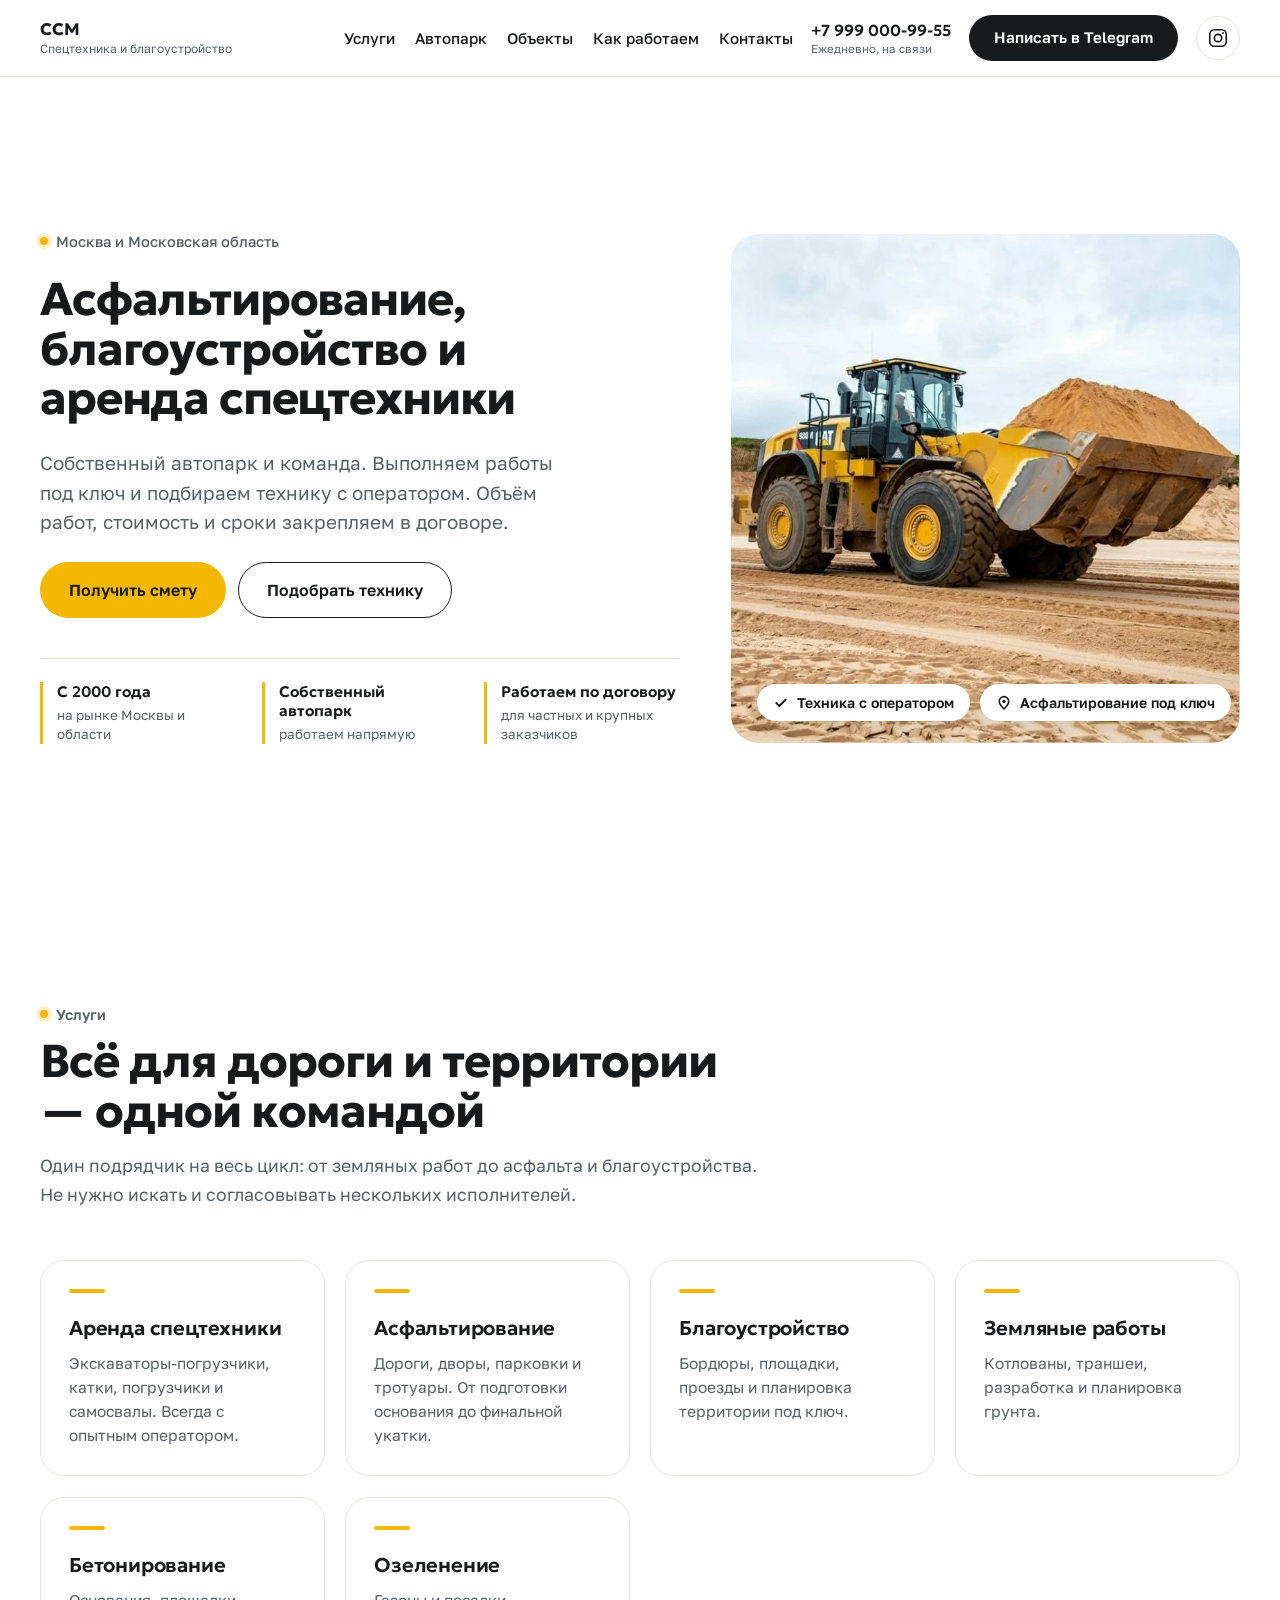
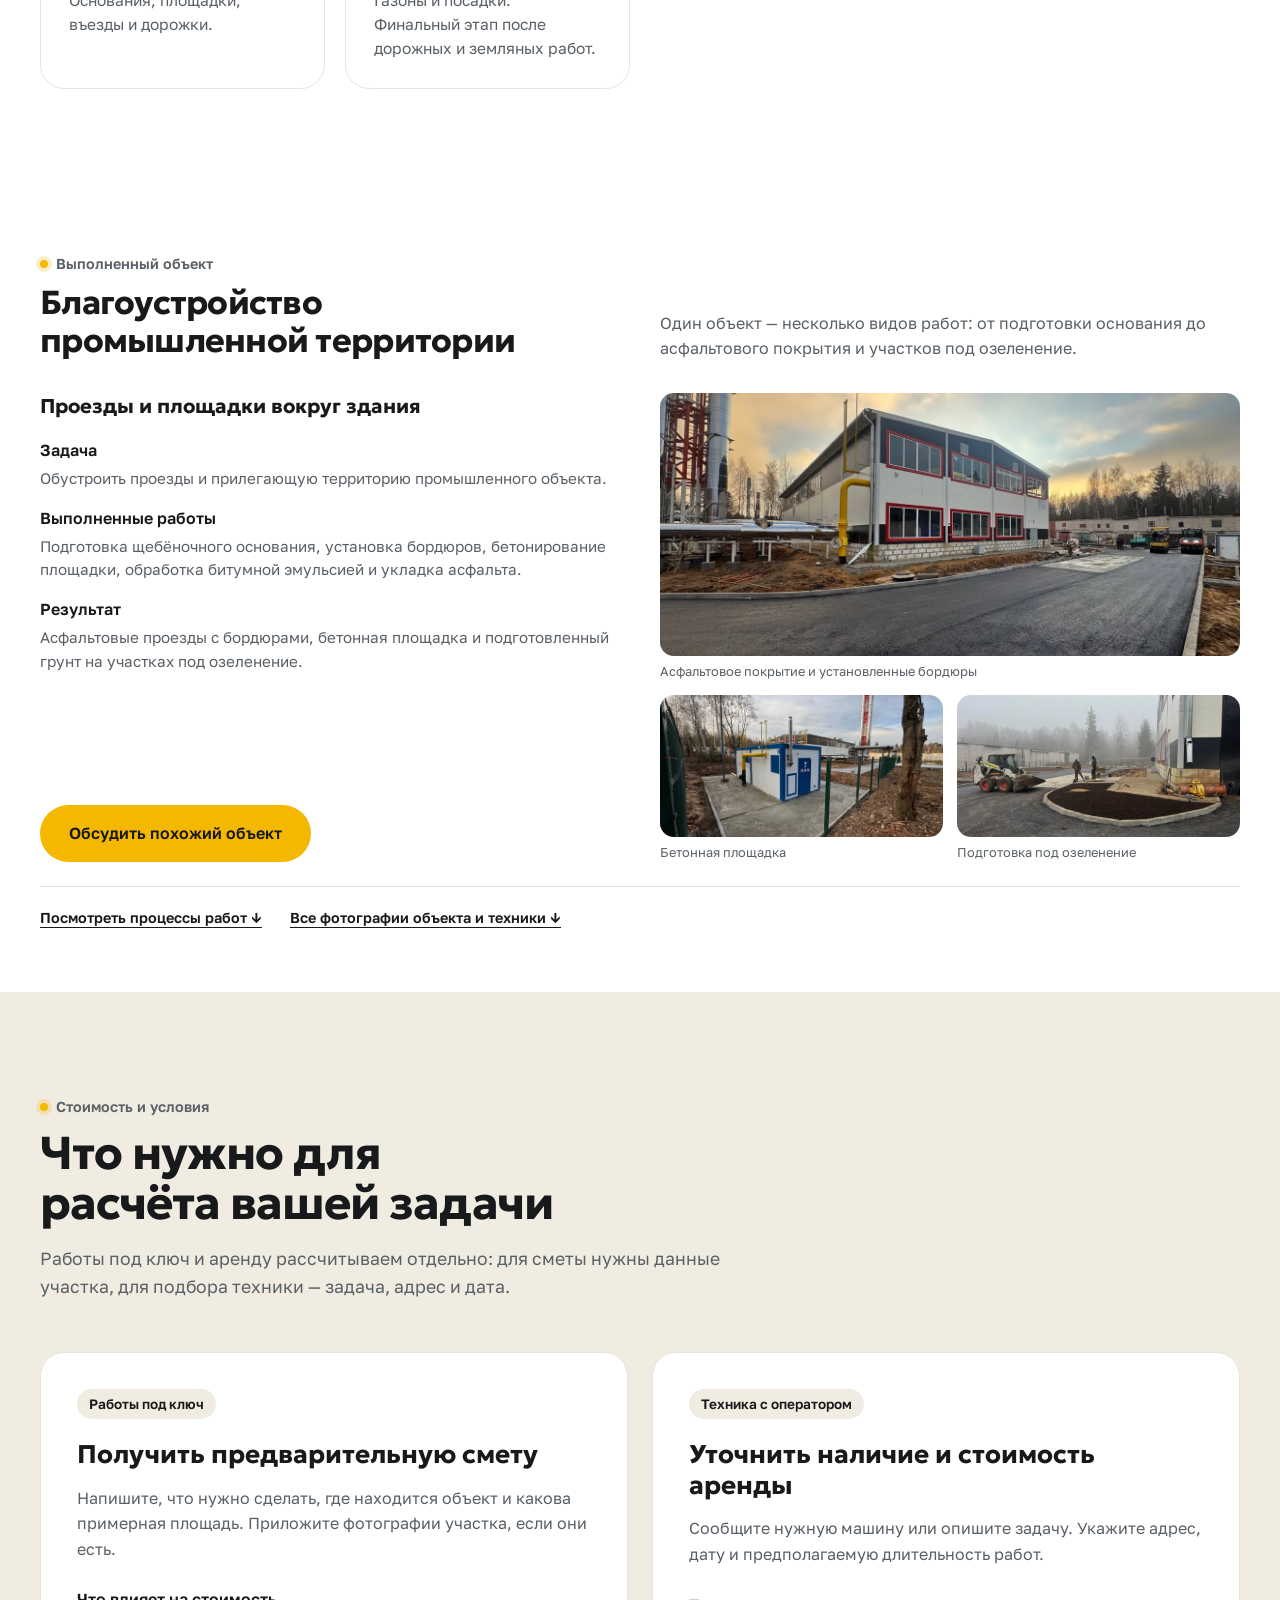
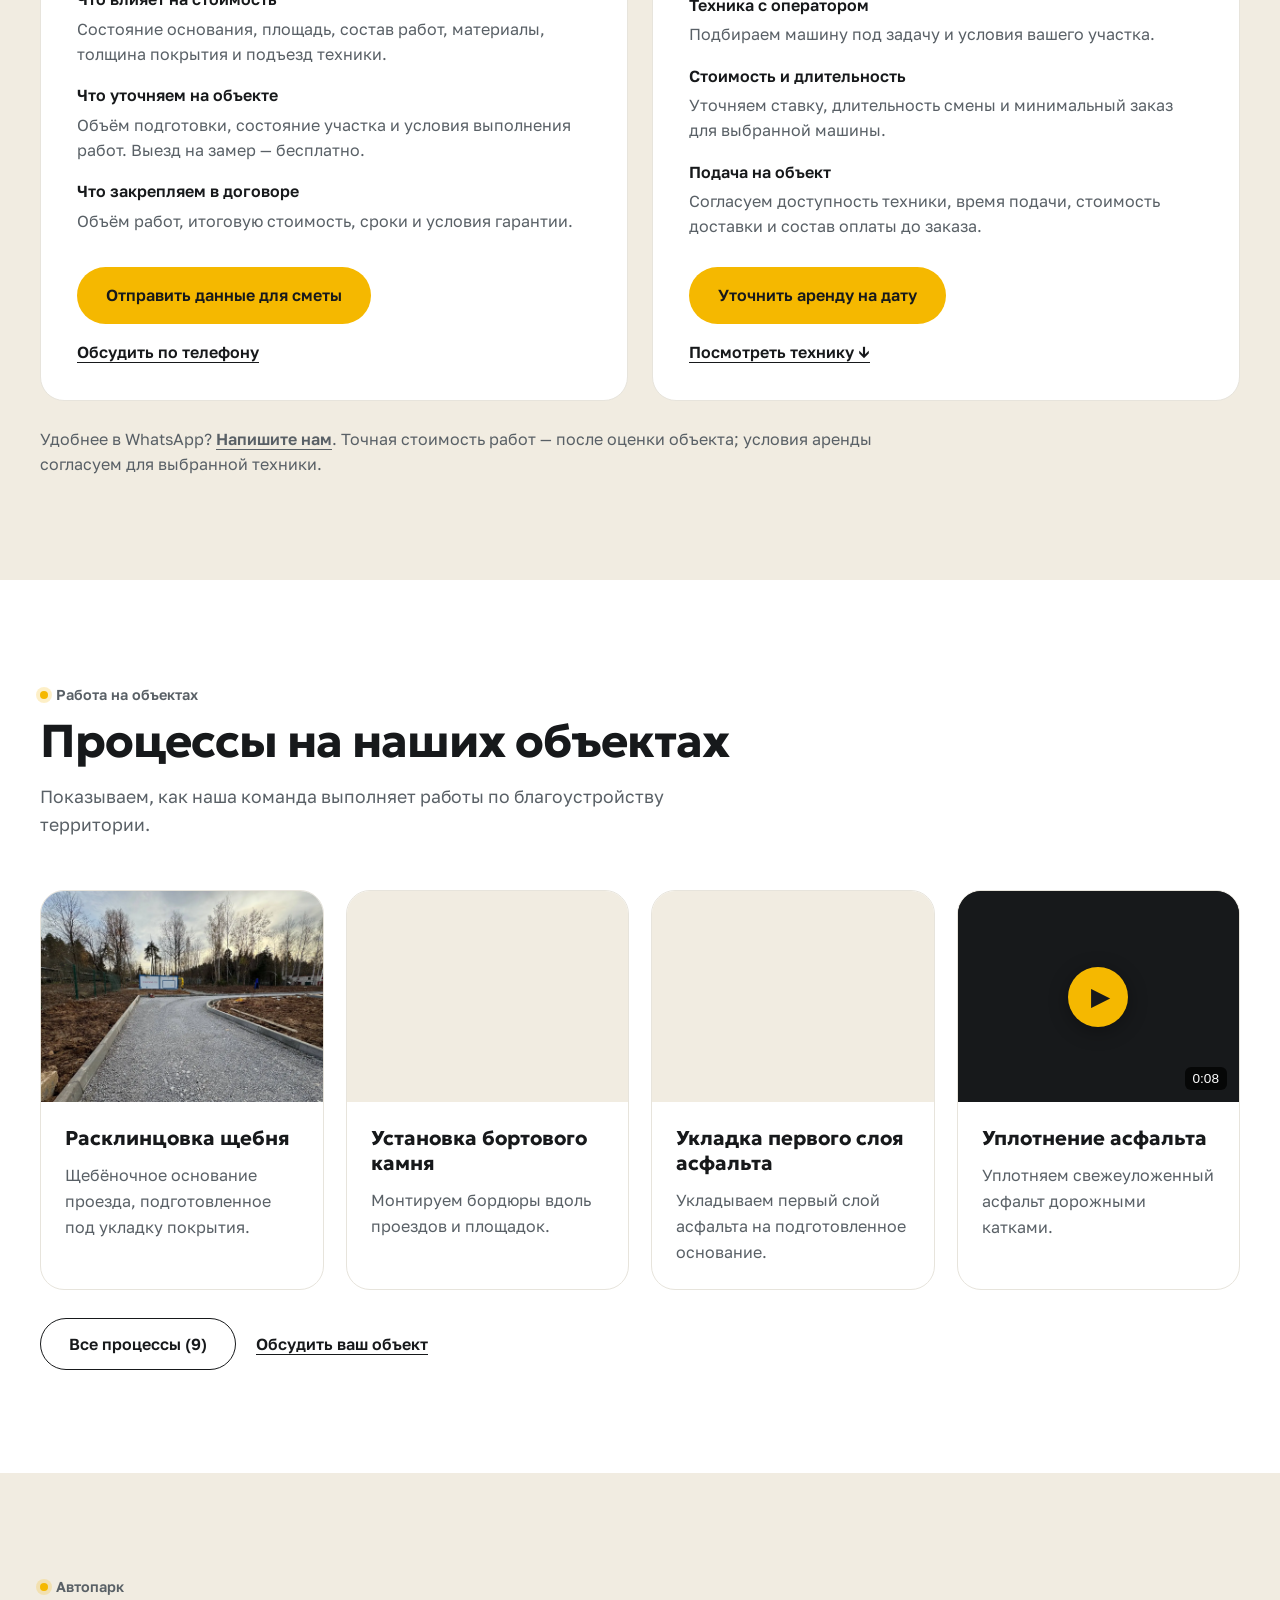
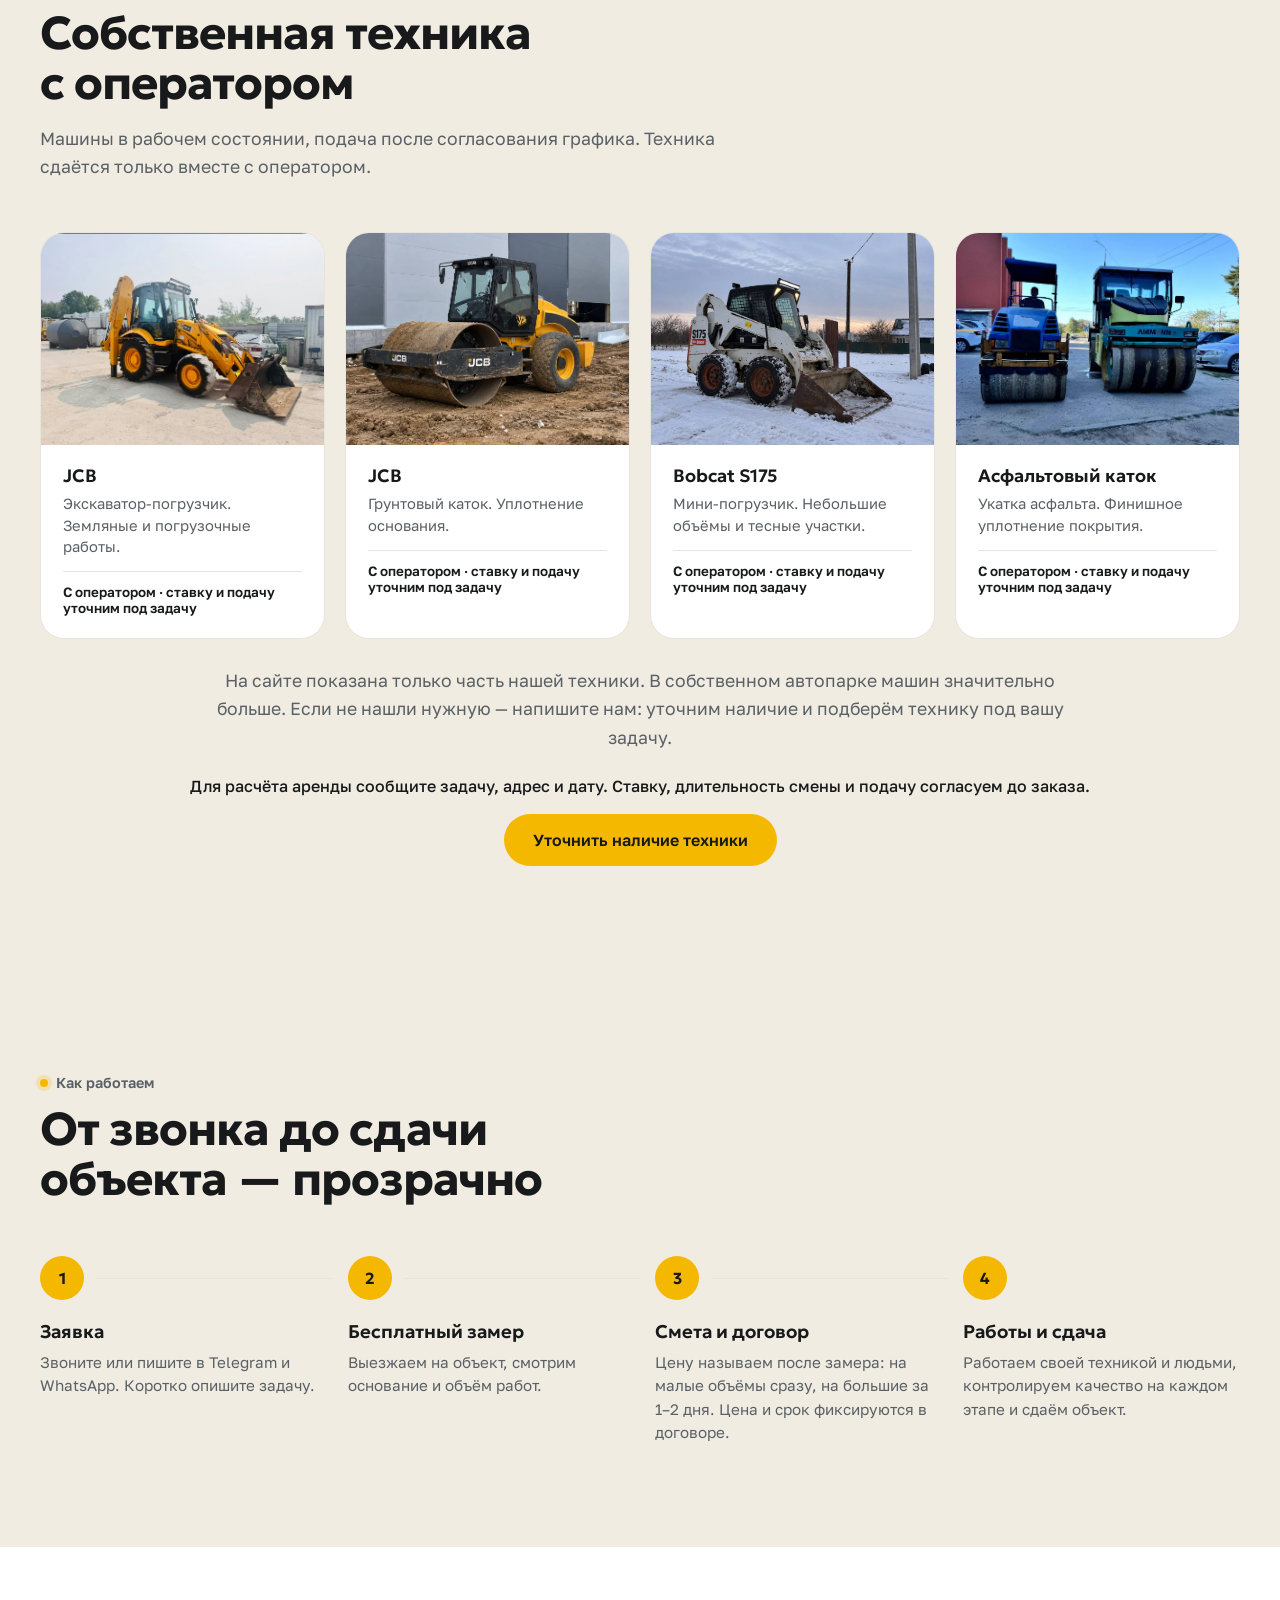
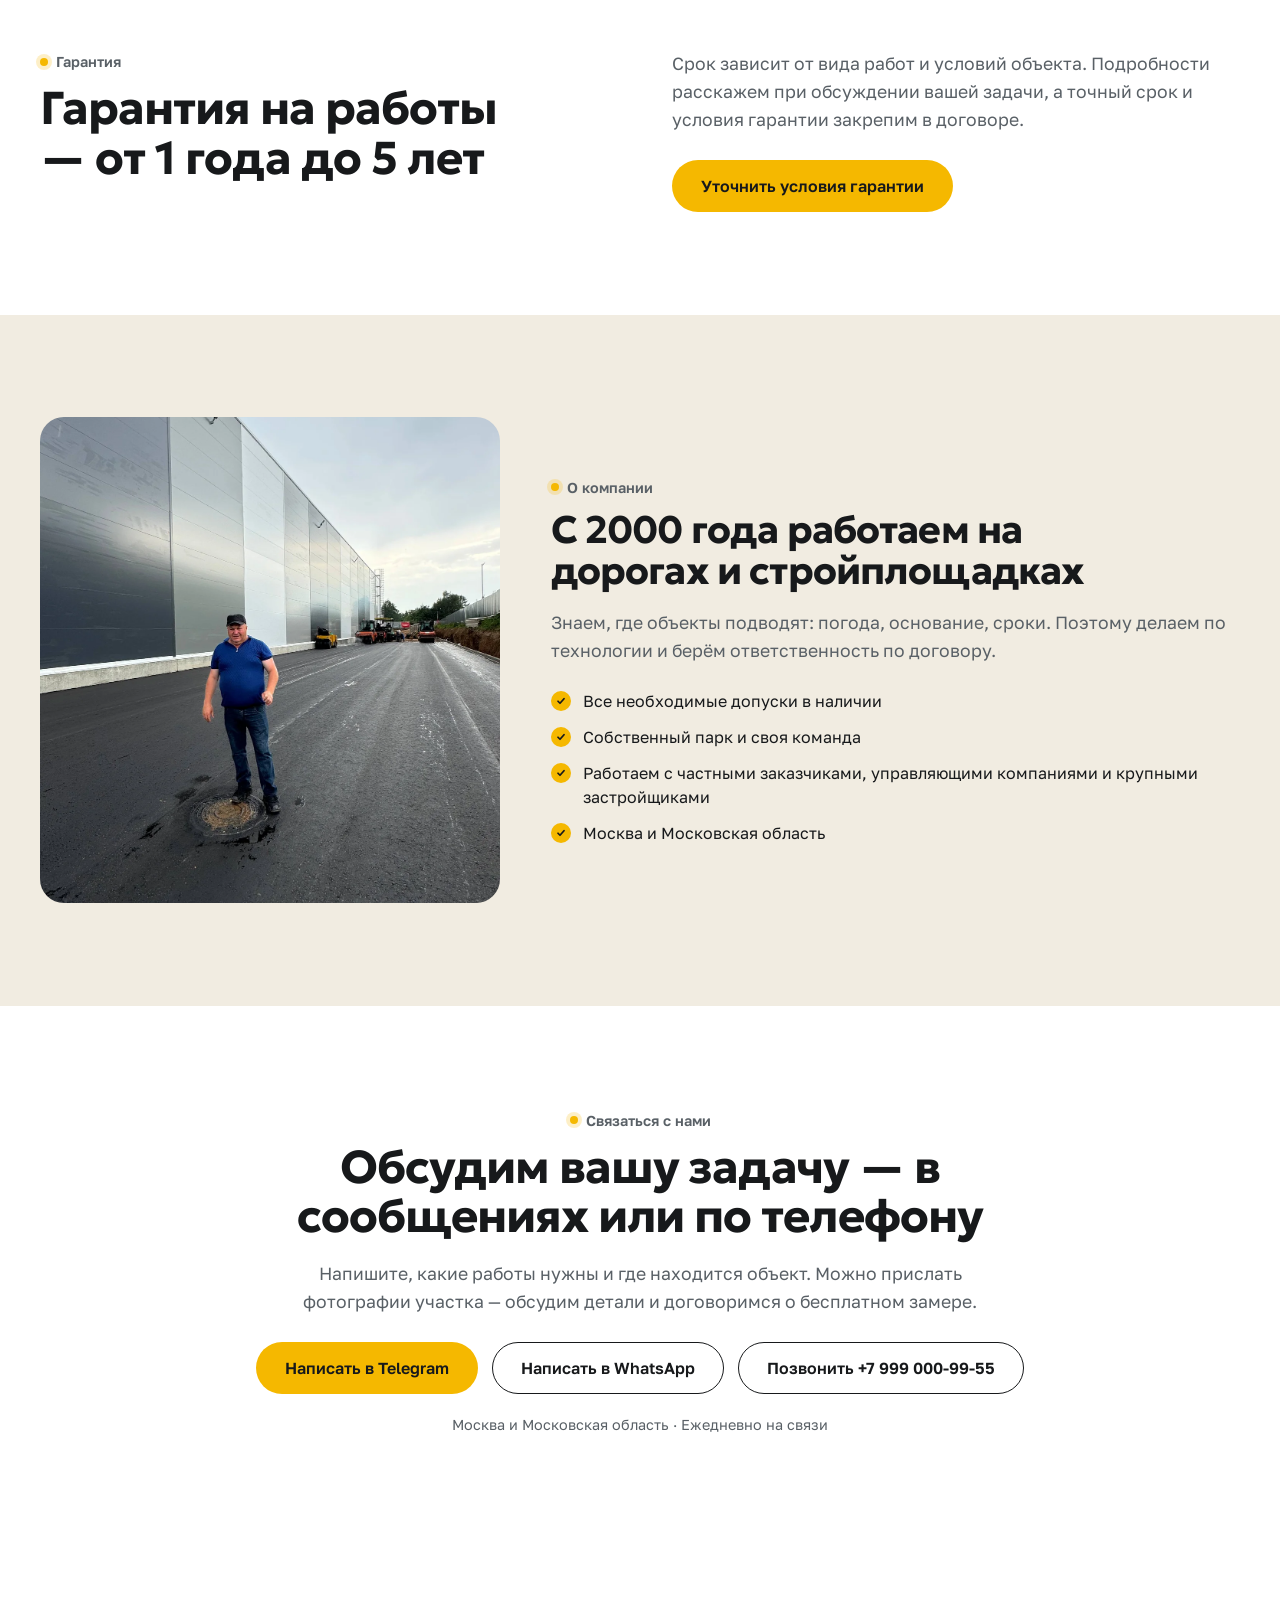
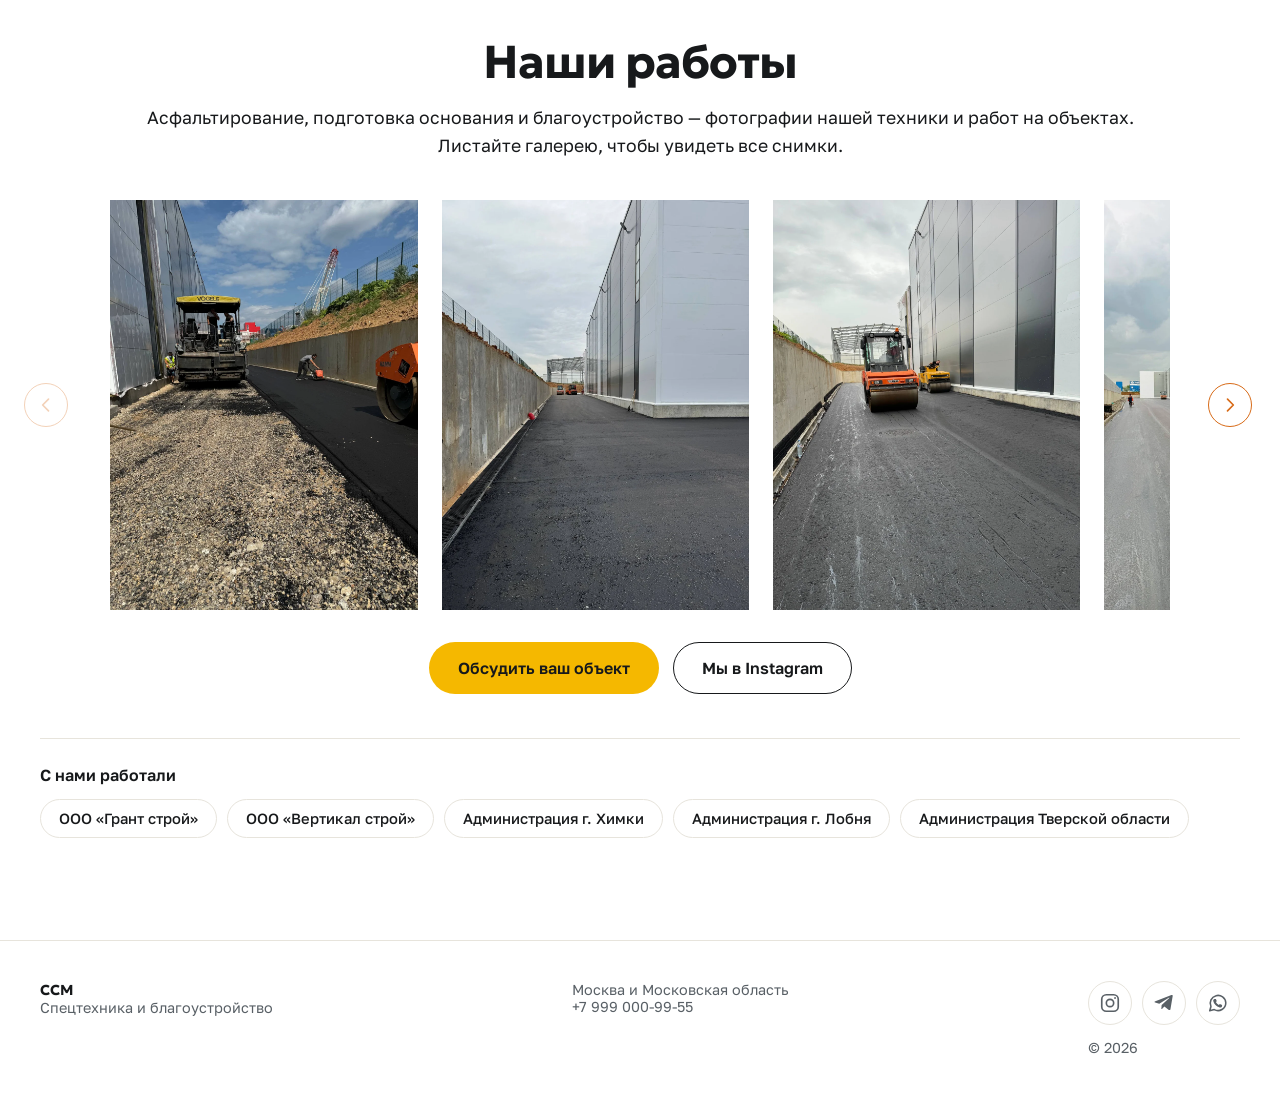
<file: index.html>
<!DOCTYPE html>
<html lang="ru">
<head>
<meta charset="utf-8">
<meta name="viewport" content="width=device-width, initial-scale=1">
<title>ССМ — аренда спецтехники и асфальтирование в Москве и области</title>
<meta name="description" content="Своя спецтехника с оператором, асфальтирование и благоустройство под ключ. Фиксированная цена и срок в договоре. Москва и Московская область.">
<link rel="preconnect" href="https://fonts.googleapis.com">
<link rel="preconnect" href="https://fonts.gstatic.com" crossorigin>
<link href="https://fonts.googleapis.com/css2?family=Geologica:wght@500;600;700&family=Golos+Text:wght@400;500;600&display=swap&subset=cyrillic" rel="stylesheet">
<link rel="stylesheet" href="styles.css?v=20261109-processes-contact">
<style id="about-layout">
/* About section: balanced portrait and text columns. */
.about .split{grid-template-columns:minmax(0,2fr) minmax(0,3fr);gap:clamp(32px,4vw,64px);align-items:center}
.about .about__photo{display:block;width:100%;max-width:none;height:clamp(360px,38vw,520px);max-height:none;object-fit:cover;object-position:center 65%;justify-self:stretch;border-radius:24px}
.about h2{font-size:clamp(1.8rem,3vw,2.5rem)}
@media(max-width:900px){
  .about .split{grid-template-columns:1fr;gap:28px}
  .about .about__photo{order:2;width:min(100%,360px);height:auto;max-height:none;justify-self:center}
  .about .split>div{order:1}
}
.contact-direct{max-width:960px;margin-inline:auto;text-align:center}
.contact-direct .msgs{justify-content:center;gap:14px}
.contact-direct .lead{max-width:680px;margin:18px auto 0}
.contact-direct .note{display:block;margin:22px 0 0;color:var(--muted);font-size:.9rem;font-weight:400}
@media(max-width:600px){.contact-direct .msgs{display:grid}.contact-direct .btn{width:100%;min-height:52px}}
.fleet-contact{max-width:900px;margin:28px auto 0;text-align:center}
.fleet-contact .lead{margin-top:0}
.fleet-contact .note{display:block;line-height:1.5}
.social-icon{display:inline-flex;align-items:center;justify-content:center;width:44px;height:44px;flex-shrink:0;border:1px solid var(--line);border-radius:50%;transition:background .2s,border-color .2s}
.social-icon:hover{background:var(--sand);border-color:var(--ink)}
.social-icon svg,.social-link svg,.gallery-actions svg,.menu__foot svg{flex-shrink:0}
.header__in{gap:18px}
.header .nav{gap:20px}
.gallery-actions{display:flex;align-items:center;flex-wrap:wrap;gap:14px}
.footer__social{display:flex;flex-direction:column;gap:14px}
.social-link{display:inline-flex;align-items:center;gap:8px;min-height:44px}
@media(max-width:1200px){
  .header__tel,.header .logo__text span{display:none}
  .header .nav{gap:14px}
  .header .btn--ink{padding:14px 16px}
}
@media(max-width:980px){
  .header .burger{margin-left:0;flex-shrink:0}
  .header__instagram{margin-left:auto}
}
@media(max-width:860px){.header__in{gap:12px}}
@media(max-width:600px){.gallery-actions{display:grid}.gallery-actions .btn{width:100%;line-height:1.3;text-align:center}}
/* Horizontal photo gallery, matching the reference composition. */
.work-gallery{background:#fff}
.work-gallery__heading{text-align:center;max-width:1120px;margin:0 auto 40px}
.work-gallery__heading .lead{color:var(--ink);line-height:1.6}
.work-gallery__shell{--gallery-height:clamp(300px,32vw,500px);display:grid;grid-template-columns:48px minmax(0,1fr) 48px;align-items:center;gap:clamp(16px,3vw,56px);max-width:1640px;margin-inline:auto;padding:0 24px}
.work-gallery__track{display:flex;gap:24px;min-width:0;overflow-x:auto;scroll-snap-type:x mandatory;scrollbar-width:none;overscroll-behavior-x:contain;scroll-padding-inline:0}
.work-gallery__track::-webkit-scrollbar{display:none}
.work-gallery__slide{display:block;flex:0 0 auto;width:calc(var(--gallery-height) * var(--photo-ratio));height:var(--gallery-height);scroll-snap-align:start;background:var(--sand)}
.work-gallery__slide img{display:block;width:100%;height:100%;object-fit:cover}
.work-gallery__slide:focus-visible{outline-offset:-4px;border-radius:0}
.work-gallery__arrow{display:grid;place-items:center;width:44px;height:44px;padding:0;border:1.5px solid #d86b18;border-radius:50%;background:#fff;color:#d86b18;cursor:pointer;transition:background .2s,opacity .2s}
.work-gallery__arrow:hover{background:#fff4e9}
.work-gallery__arrow:disabled{opacity:.3;cursor:default}
.work-gallery__arrow--prev svg{transform:rotate(180deg)}
.work-gallery__footer{margin-top:32px}
.work-gallery .gallery-actions{justify-content:center}
@media(max-width:600px){
  .work-gallery__heading{margin-bottom:24px}
  .work-gallery__heading .lead{font-size:1rem}
  .work-gallery__shell{--gallery-height:clamp(240px,75vw,360px);grid-template-columns:44px minmax(0,1fr) 44px;gap:12px;padding:0 20px}
  .work-gallery__track{grid-column:1/-1;grid-row:1;gap:14px}
  .work-gallery__slide{max-width:82vw}
  .work-gallery__arrow{grid-row:2}
  .work-gallery__arrow--prev{grid-column:1}
  .work-gallery__arrow--next{grid-column:3}
}
.footer__social-links{display:flex;align-items:center;flex-wrap:wrap;gap:10px}
</style>
</head>
<body>

<header class="header" id="header">
  <div class="header__in">
    <a href="#" class="logo" aria-label="ССМ — на главную">
      <span class="logo__text"><b>ССМ</b><span>Спецтехника и благоустройство</span></span>
    </a>

    <nav class="nav" aria-label="Основное меню">
      <a href="#services">Услуги</a>
      <a href="#fleet">Автопарк</a>
      <a href="#completed-work">Объекты</a>
      <a href="#process">Как работаем</a>
      <a href="#contact">Контакты</a>
    </nav>

    <a class="header__tel" href="tel:+79990009955">+7 999 000-99-55<small>Ежедневно, на связи</small></a>
    <a class="btn btn--ink" href="https://t.me/AVEYANVAN" target="_blank" rel="noopener">Написать в Telegram</a>

    <a class="social-icon header__instagram" href="https://www.instagram.com/stroy_servis_master/" target="_blank" rel="noopener noreferrer" aria-label="ССМ в Instagram" title="ССМ в Instagram"><svg width="22" height="22" viewBox="0 0 24 24" fill="none" aria-hidden="true"><rect x="3" y="3" width="18" height="18" rx="5" stroke="currentColor" stroke-width="1.8"/><circle cx="12" cy="12" r="4" stroke="currentColor" stroke-width="1.8"/><circle cx="17.5" cy="6.5" r="1" fill="currentColor"/></svg></a>

    <button class="burger" id="burger" type="button" aria-label="Открыть меню" aria-expanded="false" aria-controls="menu">
      <span></span><span></span><span></span>
    </button>
  </div>
</header>

<div class="menu" id="menu" aria-hidden="true">
  <a class="menu__link" href="#services">Услуги</a>
  <a class="menu__link" href="#fleet">Автопарк</a>
  <a class="menu__link" href="#completed-work">Объекты</a>
  <a class="menu__link" href="#process">Как работаем</a>
  <a class="menu__link" href="#contact">Контакты</a>
  <div class="menu__foot">
    <a class="btn btn--yellow" href="tel:+79990009955">Позвонить +7 999 000-99-55</a>
    <a class="btn btn--line" href="https://t.me/AVEYANVAN" target="_blank" rel="noopener">Написать в Telegram</a>
    <a class="btn btn--line" href="https://www.instagram.com/stroy_servis_master/" target="_blank" rel="noopener noreferrer"><svg width="22" height="22" viewBox="0 0 24 24" fill="none" aria-hidden="true"><rect x="3" y="3" width="18" height="18" rx="5" stroke="currentColor" stroke-width="1.8"/><circle cx="12" cy="12" r="4" stroke="currentColor" stroke-width="1.8"/><circle cx="17.5" cy="6.5" r="1" fill="currentColor"/></svg>ССМ в Instagram</a>
  </div>
</div>

<main>
  <section class="hero" id="top">
    <div class="hero__copy">
      <span class="hero__loc"><i></i>Москва и Московская область</span>
      <h1>Асфальтирование, благоустройство и аренда спецтехники</h1>
      <p class="hero__sub">Собственный автопарк и команда. Выполняем работы под ключ и подбираем технику с оператором. Объём работ, стоимость и сроки закрепляем в договоре.</p>
      <div class="hero__cta">
        <a class="btn btn--yellow" href="#estimate">Получить смету</a>
        <a class="btn btn--line" href="#fleet">Подобрать технику</a>
      </div>
      <div class="facts">
        <div><b>С 2000 года</b><span>на рынке Москвы и области</span></div>
        <div><b>Собственный автопарк</b><span>работаем напрямую</span></div>
        <div><b>Работаем по договору</b><span>для частных и крупных заказчиков</span></div>
      </div>
    </div>

    <div class="hero__photo">
      <img src="loader.webp" alt="Фронтальный погрузчик с полным ковшом песка на карьере" width="736" height="738">
      <div class="tags">
        <span class="tag"><svg width="16" height="16" viewBox="0 0 24 24" fill="none" aria-hidden="true"><path d="m5 12 4.5 4.5L19 7" stroke="#17191B" stroke-width="3" stroke-linecap="round" stroke-linejoin="round"/></svg>Техника с оператором</span>
        <span class="tag"><svg width="16" height="16" viewBox="0 0 24 24" fill="none" aria-hidden="true"><path d="M12 21s7-6.2 7-11.5A7 7 0 0 0 5 9.5C5 14.8 12 21 12 21Z" stroke="#17191B" stroke-width="2.4" stroke-linejoin="round"/><circle cx="12" cy="9.5" r="2.5" fill="#17191B"/></svg>Асфальтирование под ключ</span>
      </div>
    </div>
  </section>

<section class="sec" id="services"><div class="wrap">
  <div class="sec__head"><span class="eyebrow">Услуги</span><h2>Всё для дороги и территории — одной командой</h2>
  <p class="lead">Один подрядчик на весь цикл: от земляных работ до асфальта и благоустройства. Не нужно искать и согласовывать нескольких исполнителей.</p></div>
  <div class="grid g3"><article class="card"><h3>Аренда спецтехники</h3><p>Экскаваторы-погрузчики, катки, погрузчики и самосвалы. Всегда с опытным оператором.</p></article><article class="card"><h3>Асфальтирование</h3><p>Дороги, дворы, парковки и тротуары. От подготовки основания до финальной укатки.</p></article><article class="card"><h3>Благоустройство</h3><p>Бордюры, площадки, проезды и планировка территории под ключ.</p></article><article class="card"><h3>Земляные работы</h3><p>Котлованы, траншеи, разработка и планировка грунта.</p></article><article class="card"><h3>Бетонирование</h3><p>Основания, площадки, въезды и дорожки.</p></article><article class="card"><h3>Озеленение</h3><p>Газоны и посадки. Финальный этап после дорожных и земляных работ.</p></article></div>
</div></section>

<section class="sec completed-work" id="completed-work" aria-labelledby="completed-work-title"><div class="wrap">
  <div class="sec__head">
    <span class="eyebrow">Выполненный объект</span>
    <h2 id="completed-work-title">Благоустройство промышленной территории</h2>
    <p class="lead">Один объект — несколько видов работ: от подготовки основания до асфальтового покрытия и участков под озеленение.</p>
  </div>
  <article class="object-case">
    <div class="object-case__story">
      <h3>Проезды и площадки вокруг здания</h3>
      <dl class="object-case__facts">
        <div><dt>Задача</dt><dd>Обустроить проезды и прилегающую территорию промышленного объекта.</dd></div>
        <div><dt>Выполненные работы</dt><dd>Подготовка щебёночного основания, установка бордюров, бетонирование площадки, обработка битумной эмульсией и укладка асфальта.</dd></div>
        <div><dt>Результат</dt><dd>Асфальтовые проезды с бордюрами, бетонная площадка и подготовленный грунт на участках под озеленение.</dd></div>
      </dl>
      <a class="btn btn--yellow" href="#estimate">Обсудить похожий объект</a>
    </div>
    <div class="object-case__photos">
      <figure class="object-case__main">
        <a class="object-case__photo" href="asphalt-second-layer.webp" target="_blank" rel="noopener" aria-label="Открыть фото готового асфальтового проезда"><img src="asphalt-second-layer.webp" alt="Готовое асфальтовое покрытие проезда вдоль промышленного здания" width="1200" height="900" loading="lazy" decoding="async"></a>
        <figcaption>Асфальтовое покрытие и установленные бордюры</figcaption>
      </figure>
      <figure>
        <a class="object-case__photo" href="concrete-pad.webp" target="_blank" rel="noopener" aria-label="Открыть фото бетонной площадки"><img src="concrete-pad.webp" alt="Бетонная площадка под модульное здание на территории объекта" width="1200" height="900" loading="lazy" decoding="async"></a>
        <figcaption>Бетонная площадка</figcaption>
      </figure>
      <figure>
        <a class="object-case__photo" href="landscaping-soil-preparation.webp" target="_blank" rel="noopener" aria-label="Открыть фото подготовки под озеленение"><img src="landscaping-soil-preparation.webp" alt="Подготовка грунта под озеленение на участке возле здания" width="1600" height="1200" loading="lazy" decoding="async"></a>
        <figcaption>Подготовка под озеленение</figcaption>
      </figure>
    </div>
  </article>
  <div class="object-case__links"><a class="text-link" href="#work-processes">Посмотреть процессы работ ↓</a><a class="text-link" href="#projects">Все фотографии объекта и техники ↓</a></div>
</div></section>

<section class="sec sec--sand estimate" id="estimate" aria-labelledby="estimate-title"><div class="wrap">
  <div class="sec__head">
    <span class="eyebrow">Стоимость и условия</span>
    <h2 id="estimate-title">Что нужно для расчёта вашей задачи</h2>
    <p class="lead">Работы под ключ и аренду рассчитываем отдельно: для сметы нужны данные участка, для подбора техники — задача, адрес и дата.</p>
  </div>
  <div class="estimate__grid">
    <article class="estimate-card">
      <span class="estimate-card__label">Работы под ключ</span>
      <h3>Получить предварительную смету</h3>
      <p>Напишите, что нужно сделать, где находится объект и какова примерная площадь. Приложите фотографии участка, если они есть.</p>
      <dl class="estimate-card__details">
        <div><dt>Что влияет на стоимость</dt><dd>Состояние основания, площадь, состав работ, материалы, толщина покрытия и подъезд техники.</dd></div>
        <div><dt>Что уточняем на объекте</dt><dd>Объём подготовки, состояние участка и условия выполнения работ. Выезд на замер — бесплатно.</dd></div>
        <div><dt>Что закрепляем в договоре</dt><dd>Объём работ, итоговую стоимость, сроки и условия гарантии.</dd></div>
      </dl>
      <div class="estimate-card__actions"><a class="btn btn--yellow" href="https://t.me/AVEYANVAN" target="_blank" rel="noopener">Отправить данные для сметы</a><a class="text-link" href="tel:+79990009955">Обсудить по телефону</a></div>
    </article>
    <article class="estimate-card">
      <span class="estimate-card__label">Техника с оператором</span>
      <h3>Уточнить наличие и стоимость аренды</h3>
      <p>Сообщите нужную машину или опишите задачу. Укажите адрес, дату и предполагаемую длительность работ.</p>
      <dl class="estimate-card__details">
        <div><dt>Техника с оператором</dt><dd>Подбираем машину под задачу и условия вашего участка.</dd></div>
        <div><dt>Стоимость и длительность</dt><dd>Уточняем ставку, длительность смены и минимальный заказ для выбранной машины.</dd></div>
        <div><dt>Подача на объект</dt><dd>Согласуем доступность техники, время подачи, стоимость доставки и состав оплаты до заказа.</dd></div>
      </dl>
      <div class="estimate-card__actions"><a class="btn btn--yellow" href="https://t.me/AVEYANVAN" target="_blank" rel="noopener">Уточнить аренду на дату</a><a class="text-link" href="#fleet">Посмотреть технику ↓</a></div>
    </article>
  </div>
  <p class="estimate__note">Удобнее в WhatsApp? <a class="text-link" href="https://wa.me/79990009955" target="_blank" rel="noopener">Напишите нам</a>. Точная стоимость работ — после оценки объекта; условия аренды согласуем для выбранной техники.</p>
</div></section>

<section class="sec work-processes" id="work-processes" aria-labelledby="work-processes-title"><div class="wrap">
  <div class="sec__head">
    <span class="eyebrow">Работа на объектах</span>
    <h2 id="work-processes-title">Процессы на наших объектах</h2>
    <p class="lead">Показываем, как наша команда выполняет работы по благоустройству территории.</p>
  </div>
  <div class="work-processes__grid">
    <figure class="process-card">
      <a class="process-card__photo" href="gravel-wedging.webp" target="_blank" rel="noopener" aria-label="Открыть фото: расклинцовка щебня">
        <img src="gravel-wedging.webp" alt="Щебёночное основание проезда с поворотом и установленными бордюрами" width="1200" height="900" loading="lazy" decoding="async">
      </a>
      <figcaption class="process-card__caption">
        <h3>Расклинцовка щебня</h3>
        <p>Щебёночное основание проезда, подготовленное под укладку покрытия.</p>
      </figcaption>
    </figure>
    <figure class="process-card">
      <a class="process-card__photo" href="curb-stone-installation.webp" target="_blank" rel="noopener" aria-label="Открыть фото установки бортового камня">
        <img src="curb-stone-installation.webp" alt="Рабочие устанавливают бортовой камень вдоль щебёночного основания проезда" width="1200" height="900" loading="lazy" decoding="async">
      </a>
      <figcaption class="process-card__caption">
        <h3>Установка бортового камня</h3>
        <p>Монтируем бордюры вдоль проездов и площадок.</p>
      </figcaption>
    </figure>
    <figure class="process-card">
      <a class="process-card__photo" href="asphalt-first-layer.webp" target="_blank" rel="noopener" aria-label="Открыть фото: укладка первого слоя асфальта">
        <img src="asphalt-first-layer.webp" alt="Бригада и асфальтоукладчик укладывают первый слой асфальта на подготовленное основание" width="1200" height="900" loading="lazy" decoding="async">
      </a>
      <figcaption class="process-card__caption">
        <h3>Укладка первого слоя асфальта</h3>
        <p>Укладываем первый слой асфальта на подготовленное основание.</p>
      </figcaption>
    </figure>
    <figure class="process-card">
      <div class="process-video">
        <button class="process-video__play" type="button" aria-label="Смотреть видео: уплотнение асфальта">
          <img src="asphalt-compaction-poster.webp" alt="Дорожные катки уплотняют свежее асфальтовое покрытие" width="960" height="540" loading="lazy" decoding="async">
          <span class="process-video__icon" aria-hidden="true">▶</span>
          <span class="process-video__duration" aria-hidden="true">0:08</span>
        </button>
        <video class="process-video__player" data-src="asphalt-compaction-process.mp4" poster="asphalt-compaction-poster.webp" controls playsinline muted preload="none" width="960" height="540" aria-label="Уплотнение асфальта дорожными катками" hidden></video>
        <noscript><a class="process-video__fallback" href="asphalt-compaction-process.mp4">Смотреть видео уплотнения асфальта</a></noscript>
      </div>
      <figcaption class="process-card__caption">
        <h3>Уплотнение асфальта</h3>
        <p>Уплотняем свежеуложенный асфальт дорожными катками.</p>
      </figcaption>
    </figure>
  </div>
  <div class="work-processes__actions">
    <button class="btn btn--line" id="processes-toggle" type="button" aria-expanded="false" aria-controls="extra-processes" hidden>Все процессы (9)</button>
    <a class="text-link" href="#estimate">Обсудить ваш объект</a>
  </div>
  <div class="work-processes__grid work-processes__extra" id="extra-processes">
    <figure class="process-card">
      <a class="process-card__photo" href="landscaping-soil-preparation.webp" target="_blank" rel="noopener" aria-label="Открыть фото подготовки грунта под озеленение">
        <img src="landscaping-soil-preparation.webp" alt="Рабочие и мини-погрузчик распределяют грунт под озеленение на участке, ограниченном бордюрами" width="1600" height="1200" loading="lazy" decoding="async">
      </a>
      <figcaption class="process-card__caption">
        <h3>Подготовка под озеленение</h3>
        <p>Распределяем и выравниваем грунт на участках под озеленение.</p>
      </figcaption>
    </figure>
    <figure class="process-card">
      <a class="process-card__photo" href="concrete-pad.webp" target="_blank" rel="noopener" aria-label="Открыть фото: укладка бетона">
        <img src="concrete-pad.webp" alt="Готовая бетонная площадка под модульное здание возле ограждения" width="1200" height="900" loading="lazy" decoding="async">
      </a>
      <figcaption class="process-card__caption">
        <h3>Укладка бетона</h3>
        <p>Бетонная площадка под модульное здание на объекте.</p>
      </figcaption>
    </figure>
    <figure class="process-card">
      <a class="process-card__photo" href="bitumen-emulsion-first-layer.webp" target="_blank" rel="noopener" aria-label="Открыть фото первого слоя битумной эмульсии">
        <img src="bitumen-emulsion-first-layer.webp" alt="Щебёночное основание проезда после нанесения первого слоя битумной эмульсии" width="1200" height="900" loading="lazy" decoding="async">
      </a>
      <figcaption class="process-card__caption">
        <h3>Битумная эмульсия — первый слой</h3>
        <p>Обрабатываем подготовленное щебёночное основание битумной эмульсией.</p>
      </figcaption>
    </figure>
    <figure class="process-card">
      <a class="process-card__photo" href="bitumen-emulsion-second-layer.webp" target="_blank" rel="noopener" aria-label="Открыть фото второго слоя битумной эмульсии">
        <img src="bitumen-emulsion-second-layer.webp" alt="Проезд возле здания после нанесения второго слоя битумной эмульсии" width="1200" height="900" loading="lazy" decoding="async">
      </a>
      <figcaption class="process-card__caption">
        <h3>Битумная эмульсия — второй слой</h3>
        <p>Наносим второй слой битумной эмульсии на подготовленную поверхность.</p>
      </figcaption>
    </figure>
    <figure class="process-card">
      <a class="process-card__photo" href="asphalt-second-layer.webp" target="_blank" rel="noopener" aria-label="Открыть фото: укладка второго слоя асфальта">
        <img src="asphalt-second-layer.webp" alt="Проезд возле здания после укладки второго слоя асфальта, вдали дорожные катки" width="1200" height="900" loading="lazy" decoding="async">
      </a>
      <figcaption class="process-card__caption">
        <h3>Укладка второго слоя асфальта</h3>
        <p>Формируем верхний слой асфальтового покрытия проездов и площадок.</p>
      </figcaption>
    </figure>
  </div>
</div></section>

<section class="sec sec--sand" id="fleet"><div class="wrap">
  <div class="sec__head"><span class="eyebrow">Автопарк</span><h2>Собственная техника с оператором</h2>
  <p class="lead">Машины в рабочем состоянии, подача после согласования графика. Техника сдаётся только вместе с оператором.</p></div>
  <div class="grid g4"><article class="fleet"><img class="fleet__photo" src="jcb-backhoe-01.webp" alt="Экскаватор-погрузчик JCB с передним ковшом" width="1181" height="2560" loading="lazy" decoding="async"><div class="fleet__b"><h3>JCB</h3><p>Экскаватор-погрузчик. Земляные и погрузочные работы.</p><em>С оператором · ставку и подачу уточним под задачу</em></div></article><article class="fleet"><img class="fleet__photo" src="jcb-soil-roller-01.webp" alt="Грунтовый каток JCB на строительной площадке" width="1254" height="1254" loading="lazy" decoding="async" style="object-position:center 65%"><div class="fleet__b"><h3>JCB</h3><p>Грунтовый каток. Уплотнение основания.</p><em>С оператором · ставку и подачу уточним под задачу</em></div></article><article class="fleet"><img class="fleet__photo" src="bobcat-s175-01.webp" alt="Мини-погрузчик Bobcat S175 с ковшом на заснеженном участке" width="1448" height="1086" loading="lazy" decoding="async"><div class="fleet__b"><h3>Bobcat S175</h3><p>Мини-погрузчик. Небольшие объёмы и тесные участки.</p><em>С оператором · ставку и подачу уточним под задачу</em></div></article><article class="fleet"><img class="fleet__photo" src="asphalt-rollers-02.webp" alt="Два асфальтовых катка, включая каток Ammann, на площадке" width="1181" height="2560" loading="lazy" decoding="async" style="object-position:center 49%"><div class="fleet__b"><h3>Асфальтовый каток</h3><p>Укатка асфальта. Финишное уплотнение покрытия.</p><em>С оператором · ставку и подачу уточним под задачу</em></div></article></div>
  <div class="fleet-contact">
  <p class="lead">На сайте показана только часть нашей техники. В собственном автопарке машин значительно больше. Если не нашли нужную — напишите нам: уточним наличие и подберём технику под вашу задачу.</p>
  <p class="note">Для расчёта аренды сообщите задачу, адрес и дату. Ставку, длительность смены и подачу согласуем до заказа.</p>
  <a class="btn btn--yellow" href="https://t.me/AVEYANVAN" target="_blank" rel="noopener">Уточнить наличие техники</a>
  </div>
</div></section>



<section class="sec sec--sand" id="process"><div class="wrap">
  <div class="sec__head"><span class="eyebrow">Как работаем</span><h2>От звонка до сдачи объекта — прозрачно</h2></div>
  <div class="steps">
    <div class="step"><h3>Заявка</h3><p>Звоните или пишите в Telegram и WhatsApp. Коротко опишите задачу.</p></div>
    <div class="step"><h3>Бесплатный замер</h3><p>Выезжаем на объект, смотрим основание и объём работ.</p></div>
    <div class="step"><h3>Смета и договор</h3><p>Цену называем после замера: на малые объёмы сразу, на большие за 1–2 дня. Цена и срок фиксируются в договоре.</p></div>
    <div class="step"><h3>Работы и сдача</h3><p>Работаем своей техникой и людьми, контролируем качество на каждом этапе и сдаём объект.</p></div>
  </div>
</div></section>

<section class="sec"><div class="wrap split">
  <div>
    <span class="eyebrow">Гарантия</span><h2>Гарантия на работы — от 1 года до 5 лет</h2>
  </div>
  <div>
    <p class="lead" style="margin-top:0">Срок зависит от вида работ и условий объекта. Подробности расскажем при обсуждении вашей задачи, а точный срок и условия гарантии закрепим в договоре.</p>
    <div class="msgs"><a class="btn btn--yellow" href="https://t.me/AVEYANVAN" target="_blank" rel="noopener">Уточнить условия гарантии</a></div>
  </div>
</div></section>

<section class="sec sec--sand about"><div class="wrap split">
  <img class="about__photo" src="site-portrait.webp" alt="Мужчина на участке асфальтирования, дорожная техника на заднем плане" width="1200" height="1600" loading="lazy" decoding="async">
  <div>
    <span class="eyebrow">О компании</span><h2>С 2000 года работаем на дорогах и стройплощадках</h2>
    <p class="lead">Знаем, где объекты подводят: погода, основание, сроки. Поэтому делаем по технологии и берём ответственность по договору.</p>
    <ul class="ticks"><li>Все необходимые допуски в наличии</li><li>Собственный парк и своя команда</li><li>Работаем с частными заказчиками, управляющими компаниями и крупными застройщиками</li><li>Москва и Московская область</li></ul>
  </div>
</div></section>

<section class="sec" id="contact"><div class="wrap">
  <div class="contact-direct">
    <span class="eyebrow">Связаться с нами</span>
    <h2>Обсудим вашу задачу — в сообщениях или по телефону</h2>
    <p class="lead">Напишите, какие работы нужны и где находится объект. Можно прислать фотографии участка — обсудим детали и договоримся о бесплатном замере.</p>
    <div class="msgs">
      <a class="btn btn--yellow" href="https://t.me/AVEYANVAN" target="_blank" rel="noopener">Написать в Telegram</a>
      <a class="btn btn--line" href="https://wa.me/79990009955" target="_blank" rel="noopener">Написать в WhatsApp</a>
      <a class="btn btn--line" href="tel:+79990009955">Позвонить +7 999 000-99-55</a>
    </div>
    <p class="note">Москва и Московская область · Ежедневно на связи</p>
  </div>
</div></section>
<section class="sec work-gallery" id="projects" aria-labelledby="gallery-title">
  <div class="wrap work-gallery__heading">
    <h2 id="gallery-title">Наши работы</h2>
    <p class="lead">Асфальтирование, подготовка основания и благоустройство — фотографии нашей техники и работ на объектах. Листайте галерею, чтобы увидеть все снимки.</p>
  </div>
  <div class="work-gallery__shell" role="region" aria-label="Фотографии работ" aria-roledescription="карусель">
    <button class="work-gallery__arrow work-gallery__arrow--prev" type="button" aria-label="Предыдущие фотографии" aria-controls="work-gallery-track"><svg width="20" height="20" viewBox="0 0 24 24" fill="none" aria-hidden="true"><path d="m9 5 7 7-7 7" stroke="currentColor" stroke-width="2" stroke-linecap="round" stroke-linejoin="round"/></svg></button>
    <div class="work-gallery__track" id="work-gallery-track" tabindex="0" aria-label="Галерея: листайте влево и вправо">
      <a class="work-gallery__slide" href="asphalt-paver-working.webp" target="_blank" rel="noopener" style="--photo-ratio:0.750" aria-label="Фото 1 из 30: Асфальтоукладчик Vögele на границе щебёночного основания и свежего асфальта, рядом каток и рабочий с виброплитой"><img src="asphalt-paver-working.webp" alt="Асфальтоукладчик Vögele на границе щебёночного основания и свежего асфальта, рядом каток и рабочий с виброплитой" width="1200" height="1600" loading="lazy" decoding="async"></a>
      <a class="work-gallery__slide" href="asphalt-driveway.webp" target="_blank" rel="noopener" style="--photo-ratio:0.750" aria-label="Фото 2 из 30: Асфальтовый проезд вдоль промышленного здания и водоотводный лоток"><img src="asphalt-driveway.webp" alt="Асфальтовый проезд вдоль промышленного здания и водоотводный лоток" width="1200" height="1600" loading="lazy" decoding="async"></a>
      <a class="work-gallery__slide" href="asphalt-compaction.webp" target="_blank" rel="noopener" style="--photo-ratio:0.750" aria-label="Фото 3 из 30: Два дорожных катка уплотняют асфальт между зданием и подпорной стеной"><img src="asphalt-compaction.webp" alt="Два дорожных катка уплотняют асфальт между зданием и подпорной стеной" width="1200" height="1600" loading="lazy" decoding="async"></a>
      <a class="work-gallery__slide" href="asphalt-crew.webp" target="_blank" rel="noopener" style="--photo-ratio:0.750" aria-label="Фото 4 из 30: Жёлтый каток и рабочие на асфальтовом покрытии вдоль фасада"><img src="asphalt-crew.webp" alt="Жёлтый каток и рабочие на асфальтовом покрытии вдоль фасада" width="1200" height="1600" loading="lazy" decoding="async"></a>
      <a class="work-gallery__slide" href="curbs-and-base-01.webp" target="_blank" rel="noopener" style="--photo-ratio:1.150" aria-label="Фото 5 из 30: Установленные бордюры и подготовка основания возле здания"><img src="curbs-and-base-01.webp" alt="Установленные бордюры и подготовка основания возле здания" width="2560" height="1920" loading="lazy" decoding="async"></a>
      <a class="work-gallery__slide" href="crew-sand-base-02.webp" target="_blank" rel="noopener" style="--photo-ratio:1.150" aria-label="Фото 6 из 30: Рабочие лопатами распределяют песок вдоль здания и установленных бордюров"><img src="crew-sand-base-02.webp" alt="Рабочие лопатами распределяют песок вдоль здания и установленных бордюров" width="2560" height="1920" loading="lazy" decoding="async"></a>
      <a class="work-gallery__slide" href="site-grading-01.webp" target="_blank" rel="noopener" style="--photo-ratio:0.750" aria-label="Фото 7 из 30: Земляные работы вдоль здания, экскаватор в дальней части площадки"><img src="site-grading-01.webp" alt="Земляные работы вдоль здания, экскаватор в дальней части площадки" width="1920" height="2560" loading="lazy" decoding="async"></a>
      <a class="work-gallery__slide" href="roadside-excavation.webp" target="_blank" rel="noopener" style="--photo-ratio:1.150" aria-label="Фото 8 из 30: Экскаватор-погрузчик JCB выбирает грунт на участке рядом с тротуаром"><img src="roadside-excavation.webp" alt="Экскаватор-погрузчик JCB выбирает грунт на участке рядом с тротуаром" width="1600" height="1200" loading="lazy" decoding="async"></a>
      <a class="work-gallery__slide" href="roadside-ground-base.webp" target="_blank" rel="noopener" style="--photo-ratio:1.150" aria-label="Фото 9 из 30: Участок после выемки грунта, рабочий и виброплита на площадке"><img src="roadside-ground-base.webp" alt="Участок после выемки грунта, рабочий и виброплита на площадке" width="1600" height="1200" loading="lazy" decoding="async"></a>
      <a class="work-gallery__slide" href="roadside-sand-base.webp" target="_blank" rel="noopener" style="--photo-ratio:1.150" aria-label="Фото 10 из 30: Рабочий выравнивает песчаный слой, на заднем плане экскаватор-погрузчик JCB"><img src="roadside-sand-base.webp" alt="Рабочий выравнивает песчаный слой, на заднем плане экскаватор-погрузчик JCB" width="1600" height="1200" loading="lazy" decoding="async"></a>
      <a class="work-gallery__slide" href="base-level-check.webp" target="_blank" rel="noopener" style="--photo-ratio:0.750" aria-label="Фото 11 из 30: Рабочие выравнивают песчаное основание внутри опалубки, справа установлен нивелир на штативе"><img src="base-level-check.webp" alt="Рабочие выравнивают песчаное основание внутри опалубки, справа установлен нивелир на штативе" width="1200" height="1600" loading="lazy" decoding="async"></a>
      <a class="work-gallery__slide" href="curb-installation-crew.webp" target="_blank" rel="noopener" style="--photo-ratio:0.750" aria-label="Фото 12 из 30: Рабочие укладывают бетон рядом с установленными бордюрами и опалубкой"><img src="curb-installation-crew.webp" alt="Рабочие укладывают бетон рядом с установленными бордюрами и опалубкой" width="1200" height="1600" loading="lazy" decoding="async"></a>
      <a class="work-gallery__slide" href="drainage-channel-installation.webp" target="_blank" rel="noopener" style="--photo-ratio:0.750" aria-label="Фото 13 из 30: Линия открытых водоотводных лотков на бетонном основании рядом с бордюрами"><img src="drainage-channel-installation.webp" alt="Линия открытых водоотводных лотков на бетонном основании рядом с бордюрами" width="1200" height="1600" loading="lazy" decoding="async"></a>
      <a class="work-gallery__slide" href="gravel-compaction-roller.webp" target="_blank" rel="noopener" style="--photo-ratio:0.750" aria-label="Фото 14 из 30: Грунтовый каток JCB на щебёночном основании вдоль промышленного здания"><img src="gravel-compaction-roller.webp" alt="Грунтовый каток JCB на щебёночном основании вдоль промышленного здания" width="1200" height="1600" loading="lazy" decoding="async"></a>
      <a class="work-gallery__slide" href="asphalt-team-wide.webp" target="_blank" rel="noopener" style="--photo-ratio:1.150" aria-label="Фото 15 из 30: Рабочие с лопатами и дорожный каток на асфальтируемом проезде вдоль здания"><img src="asphalt-team-wide.webp" alt="Рабочие с лопатами и дорожный каток на асфальтируемом проезде вдоль здания" width="1600" height="1200" loading="lazy" decoding="async"></a>
      <a class="work-gallery__slide" href="geotextile-base-01.webp" target="_blank" rel="noopener" style="--photo-ratio:0.750" aria-label="Фото 16 из 30: Геотекстиль на подготовленном участке рядом с отсыпанным щебнем"><img src="geotextile-base-01.webp" alt="Геотекстиль на подготовленном участке рядом с отсыпанным щебнем" width="1920" height="2560" loading="lazy" decoding="async"></a>
      <a class="work-gallery__slide" href="roller-sand-base-01.webp" target="_blank" rel="noopener" style="--photo-ratio:1.150" aria-label="Фото 17 из 30: Каток JCB на песчаном основании вокруг промышленного здания"><img src="roller-sand-base-01.webp" alt="Каток JCB на песчаном основании вокруг промышленного здания" width="2560" height="1920" loading="lazy" decoding="async"></a>
      <a class="work-gallery__slide" href="jcb-gravel-curbs-01.webp" target="_blank" rel="noopener" style="--photo-ratio:0.750" aria-label="Фото 18 из 30: Экскаватор-погрузчик JCB на щебёночном основании рядом с линией бордюров"><img src="jcb-gravel-curbs-01.webp" alt="Экскаватор-погрузчик JCB на щебёночном основании рядом с линией бордюров" width="1920" height="2560" loading="lazy" decoding="async"></a>
      <a class="work-gallery__slide" href="gravel-base-overview-01.webp" target="_blank" rel="noopener" style="--photo-ratio:1.150" aria-label="Фото 19 из 30: Щебёночное основание проездов вокруг промышленного здания с надземными трубопроводами"><img src="gravel-base-overview-01.webp" alt="Щебёночное основание проездов вокруг промышленного здания с надземными трубопроводами" width="2560" height="1920" loading="lazy" decoding="async"></a>
      <a class="work-gallery__slide" href="excavators-earthworks-01.webp" target="_blank" rel="noopener" style="--photo-ratio:0.700" aria-label="Фото 20 из 30: Два гусеничных экскаватора возле промышленного здания на участке земляных работ"><img src="excavators-earthworks-01.webp" alt="Два гусеничных экскаватора возле промышленного здания на участке земляных работ" width="1181" height="2560" loading="lazy" decoding="async"></a>
      <a class="work-gallery__slide" href="sunward-earthworks.webp" target="_blank" rel="noopener" style="--photo-ratio:0.750" aria-label="Фото 21 из 30: Гусеничный экскаватор Sunward на грунтовой площадке рядом с выемкой грунта"><img src="sunward-earthworks.webp" alt="Гусеничный экскаватор Sunward на грунтовой площадке рядом с выемкой грунта" width="1200" height="1600" loading="lazy" decoding="async"></a>
      <a class="work-gallery__slide" href="equipment-group-01.webp" target="_blank" rel="noopener" style="--photo-ratio:0.700" aria-label="Фото 22 из 30: Экскаватор-погрузчик JCB, мини-погрузчик и грунтовый каток возле промышленного здания"><img src="equipment-group-01.webp" alt="Экскаватор-погрузчик JCB, мини-погрузчик и грунтовый каток возле промышленного здания" width="1181" height="2560" loading="lazy" decoding="async"></a>
      <a class="work-gallery__slide" href="jcb-courtyard-01.webp" target="_blank" rel="noopener" style="--photo-ratio:0.700" aria-label="Фото 23 из 30: JCB с ковшом возле жилого дома"><img src="jcb-courtyard-01.webp" alt="JCB с ковшом возле жилого дома" width="1181" height="2560" loading="lazy" decoding="async"></a>
      <a class="work-gallery__slide" href="tractor-transport-01.webp" target="_blank" rel="noopener" style="--photo-ratio:0.700" aria-label="Фото 24 из 30: Грузовик с краном перевозит трактор на платформе"><img src="tractor-transport-01.webp" alt="Грузовик с краном перевозит трактор на платформе" width="1181" height="2560" loading="lazy" decoding="async"></a>
      <a class="work-gallery__slide" href="asphalt-rollers-02.webp" target="_blank" rel="noopener" style="--photo-ratio:0.700" aria-label="Фото 25 из 30: Два асфальтовых катка, включая каток Ammann, на площадке"><img src="asphalt-rollers-02.webp" alt="Два асфальтовых катка, включая каток Ammann, на площадке" width="1181" height="2560" loading="lazy" decoding="async"></a>
      <a class="work-gallery__slide" href="bobcat-s175-01.webp" target="_blank" rel="noopener" style="--photo-ratio:1.150" aria-label="Фото 26 из 30: Мини-погрузчик Bobcat S175 с ковшом на заснеженном участке"><img src="bobcat-s175-01.webp" alt="Мини-погрузчик Bobcat S175 с ковшом на заснеженном участке" width="1448" height="1086" loading="lazy" decoding="async"></a>
      <a class="work-gallery__slide" href="jcb-backhoe-01.webp" target="_blank" rel="noopener" style="--photo-ratio:0.700" aria-label="Фото 27 из 30: Экскаватор-погрузчик JCB с передним ковшом"><img src="jcb-backhoe-01.webp" alt="Экскаватор-погрузчик JCB с передним ковшом" width="1181" height="2560" loading="lazy" decoding="async"></a>
      <a class="work-gallery__slide" href="jcb-soil-roller-01.webp" target="_blank" rel="noopener" style="--photo-ratio:1.000" aria-label="Фото 28 из 30: Грунтовый каток JCB на строительной площадке"><img src="jcb-soil-roller-01.webp" alt="Грунтовый каток JCB на строительной площадке" width="1254" height="1254" loading="lazy" decoding="async"></a>
      <a class="work-gallery__slide" href="loader.webp" target="_blank" rel="noopener" style="--photo-ratio:0.997" aria-label="Фото 29 из 30: Фронтальный погрузчик с полным ковшом песка на карьере"><img src="loader.webp" alt="Фронтальный погрузчик с полным ковшом песка на карьере" width="736" height="738" loading="lazy" decoding="async"></a>
      <a class="work-gallery__slide" href="site-portrait.webp" target="_blank" rel="noopener" style="--photo-ratio:0.750" aria-label="Фото 30 из 30: Мужчина на участке асфальтирования, дорожная техника на заднем плане"><img src="site-portrait.webp" alt="Мужчина на участке асфальтирования, дорожная техника на заднем плане" width="1200" height="1600" loading="lazy" decoding="async"></a>
    </div>
    <button class="work-gallery__arrow work-gallery__arrow--next" type="button" aria-label="Следующие фотографии" aria-controls="work-gallery-track"><svg width="20" height="20" viewBox="0 0 24 24" fill="none" aria-hidden="true"><path d="m9 5 7 7-7 7" stroke="currentColor" stroke-width="2" stroke-linecap="round" stroke-linejoin="round"/></svg></button>
  </div>
  <div class="wrap work-gallery__footer">
    <div class="gallery-actions">
      <a class="btn btn--yellow" href="#contact">Обсудить ваш объект</a>
      <a class="btn btn--line" href="https://www.instagram.com/stroy_servis_master/" target="_blank" rel="noopener noreferrer">Мы в Instagram</a>
    </div>
  <!-- ПОДТВЕРДИТЬ с клиентом: можно ли называть эти организации -->
  <div class="trust"><p>С нами работали</p>
    <div class="chips"><span class="chip">ООО «Грант строй»</span><span class="chip">ООО «Вертикал строй»</span><span class="chip">Администрация г. Химки</span><span class="chip">Администрация г. Лобня</span><span class="chip">Администрация Тверской области</span></div>
  </div>
  </div>
</section>
</main>
<footer class="footer"><div class="wrap footer__in"><div><b>ССМ</b><br>Спецтехника и благоустройство</div><div>Москва и Московская область<br><a href="tel:+79990009955">+7 999 000-99-55</a></div><div class="footer__social"><div class="footer__social-links" aria-label="Социальные сети и мессенджеры"><a class="social-icon" href="https://www.instagram.com/stroy_servis_master/" target="_blank" rel="noopener noreferrer" aria-label="Instagram" title="Instagram"><svg width="22" height="22" viewBox="0 0 24 24" fill="none" aria-hidden="true"><rect x="3" y="3" width="18" height="18" rx="5" stroke="currentColor" stroke-width="1.8"/><circle cx="12" cy="12" r="4" stroke="currentColor" stroke-width="1.8"/><circle cx="17.5" cy="6.5" r="1" fill="currentColor"/></svg></a>
<a class="social-icon" href="https://t.me/AVEYANVAN" target="_blank" rel="noopener noreferrer" aria-label="Telegram" title="Telegram"><svg width="22" height="22" viewBox="0 0 24 24" fill="currentColor" aria-hidden="true"><path d="M21.44 4.62c.3-1.21-.46-1.69-1.33-1.37L2.58 10.01c-1.2.47-1.18 1.14-.2 1.44l4.49 1.4L17.25 6.3c.49-.3.94-.14.57.19l-8.4 7.58-.33 4.61c.49 0 .7-.22.98-.49l2.34-2.25 4.86 3.59c.89.49 1.53.24 1.75-.83l2.42-14.08Z"/></svg></a>
<a class="social-icon" href="https://wa.me/79990009955" target="_blank" rel="noopener noreferrer" aria-label="WhatsApp" title="WhatsApp"><svg width="22" height="22" viewBox="0 0 24 24" fill="none" aria-hidden="true"><path d="M20.5 11.7a8.5 8.5 0 0 1-12.6 7.5L3 20.5l1.3-4.7A8.5 8.5 0 1 1 20.5 11.7Z" stroke="currentColor" stroke-width="1.7" stroke-linejoin="round"/><path d="m8.2 7.6 1.5-.1 1 2.5-1.1 1a7.4 7.4 0 0 0 3.4 3.2l1-1.2 2.5 1.2-.2 1.5c-.2 1.1-1.5 1.4-2.5 1.1-3.5-1-6.2-3.7-7-7-.2-.9.4-1.9 1.4-2.2Z" fill="currentColor"/></svg></a></div><span>© 2026</span></div></div></footer>

<nav class="contact-bar" aria-label="Быстрая связь">
  <a class="btn btn--line" href="tel:+79990009955">Позвонить</a>
  <a class="btn btn--yellow" href="https://t.me/AVEYANVAN" target="_blank" rel="noopener" aria-label="Написать в Telegram">Написать</a>
</nav>

<script src="main.js?v=20261109-processes-contact"></script>
</body>
</html>
</file>
<file: styles.css>
:root{
  --ink:#17191B;
  --muted:#596066;
  --line:#E7E4DC;
  --yellow:#F5B800;
  --yellow-hover:#E2A800;
  --sand:#F1ECE1;
  --header-h:76px;
  --gutter:max(clamp(20px,4vw,40px), calc((100vw - 1240px) / 2));
  --head:"Geologica","Segoe UI",Arial,sans-serif;
  --body:"Golos Text","Segoe UI",Arial,sans-serif;
}
*,*::before,*::after{box-sizing:border-box}
html{-webkit-text-size-adjust:100%}
body{margin:0;background:#fff;color:var(--ink);font-family:var(--body);-webkit-font-smoothing:antialiased}
/* Keep intrinsic image and text widths inside the responsive layout. */
img{max-width:100%;height:auto}
main,section,header,footer{min-width:0;max-width:100%}
h1,h2,h3,p,figcaption{overflow-wrap:anywhere}
.grid>*,.split>*,.cta>*,.steps>*{min-width:0}
a{color:inherit;text-decoration:none}
:focus-visible{outline:3px solid var(--yellow);outline-offset:3px;border-radius:6px}

/* ---------- Header ---------- */
.header{position:sticky;top:0;z-index:50;background:#fff;border-bottom:1px solid var(--line)}
.header__in{height:76px;display:flex;align-items:center;gap:32px;padding:0 var(--gutter)}
.logo{display:flex;align-items:center;flex:none}
.logo__text{display:flex;flex-direction:column;line-height:1.1}
.logo__text b{font-family:var(--head);font-weight:700;font-size:1.05rem;letter-spacing:-.01em}
.logo__text span{font-size:.75rem;color:var(--muted);margin-top:3px}
.nav{display:flex;gap:28px;margin-left:auto;font-weight:500;font-size:.95rem}
.nav a{position:relative;padding:6px 0;color:var(--ink)}
.nav a::after{content:"";position:absolute;left:0;right:0;bottom:0;height:2px;background:var(--yellow);transform:scaleX(0);transform-origin:left;transition:transform .2s ease}
.nav a:hover::after{transform:scaleX(1)}
.header__tel{font-family:var(--head);font-weight:600;font-size:1rem;white-space:nowrap}
.header__tel small{display:block;font-family:var(--body);font-weight:400;font-size:.72rem;color:var(--muted);margin-top:2px}
.btn{display:inline-flex;align-items:center;justify-content:center;gap:10px;border-radius:999px;font-family:var(--body);font-weight:600;font-size:1rem;line-height:1;padding:17px 28px;border:1.5px solid transparent;cursor:pointer;transition:background .2s ease,border-color .2s ease,color .2s ease}
.btn--yellow{background:var(--yellow);color:var(--ink)}
.btn--yellow:hover{background:var(--yellow-hover)}
.btn--ink{background:var(--ink);color:#fff;padding:14px 24px;font-size:.95rem}
.btn--ink:hover{background:#2c3033}
.btn--line{border-color:var(--ink);color:var(--ink);background:#fff}
.btn--line:hover{background:var(--ink);color:#fff}

.burger{display:none;margin-left:auto;width:48px;height:48px;border-radius:50%;border:1.5px solid var(--ink);background:#fff;cursor:pointer;position:relative}
.burger span{position:absolute;left:14px;right:14px;height:2px;background:var(--ink);border-radius:2px;transition:transform .25s ease,opacity .2s ease,top .25s ease}
.burger span:nth-child(1){top:16px}
.burger span:nth-child(2){top:22px}
.burger span:nth-child(3){top:28px}
.burger[aria-expanded="true"] span:nth-child(1){top:22px;transform:rotate(45deg)}
.burger[aria-expanded="true"] span:nth-child(2){opacity:0}
.burger[aria-expanded="true"] span:nth-child(3){top:22px;transform:rotate(-45deg)}

.menu{position:fixed;left:0;right:0;bottom:0;top:var(--header-h);z-index:40;background:#fff;padding:32px 20px 28px;display:flex;flex-direction:column;gap:6px;overflow:auto;opacity:0;visibility:hidden;transform:translateY(-8px);transition:opacity .25s ease,transform .25s ease,visibility .25s}
.menu.is-open{opacity:1;visibility:visible;transform:none}
.menu a.menu__link{font-family:var(--head);font-weight:600;font-size:1.6rem;letter-spacing:-.01em;padding:14px 0;border-bottom:1px solid var(--line)}
.menu__foot{margin-top:auto;padding-top:28px;display:grid;gap:14px}
.menu__foot .btn{width:100%}
body.lock{overflow:hidden}

/* ---------- Hero ---------- */
.hero{
  height:calc(100vh - var(--header-h));
  height:calc(100svh - var(--header-h));
  min-height:540px;
  display:grid;
  grid-template-columns:minmax(0,1.2fr) minmax(0,.9fr);
  background:#fff;
}
.hero__copy{
  padding:clamp(16px,3vh,40px) clamp(24px,4vw,64px) clamp(16px,3vh,40px) var(--gutter);
  display:flex;flex-direction:column;justify-content:center;
  gap:clamp(14px,2.8vh,30px);
  min-width:0;
}
.hero__loc{display:inline-flex;align-items:center;gap:8px;align-self:flex-start;font-size:.92rem;font-weight:500;color:var(--muted)}
.hero__loc i{width:8px;height:8px;border-radius:50%;background:var(--yellow);box-shadow:0 0 0 4px rgba(245,184,0,.22)}
.hero h1{
  margin:0;font-family:var(--head);font-weight:700;
  font-size:clamp(2.05rem,min(4.5vw,7.2vh),4.3rem);
  line-height:1.05;letter-spacing:-.025em;text-wrap:balance;
}
.hero__sub{margin:0;max-width:34rem;font-size:clamp(1rem,2.2vh,1.18rem);line-height:1.55;color:var(--muted)}
.hero__cta{display:flex;flex-wrap:wrap;gap:12px}
.facts{
  display:grid;grid-template-columns:repeat(3,minmax(0,1fr));gap:clamp(14px,2vw,28px);
  margin-top:clamp(4px,1.6vh,18px);padding-top:clamp(14px,2.6vh,26px);border-top:1px solid var(--line);
}
.facts div{padding-left:14px;border-left:3px solid var(--yellow)}
.facts b{display:block;font-family:var(--head);font-weight:600;font-size:clamp(.92rem,1.05vw + .2vh,1.05rem);line-height:1.25}
.facts span{display:block;margin-top:5px;font-size:.84rem;line-height:1.4;color:var(--muted)}

.hero__photo{
  position:relative;align-self:center;justify-self:stretch;margin:0 var(--gutter) 0 0;
  aspect-ratio:1/1;max-height:min(100%,600px);
  border-radius:28px;overflow:hidden;background:var(--sand);min-width:0;min-height:0;
}
.hero__photo img{display:block;width:100%;height:100%;object-fit:cover;object-position:40% 55%}
.tags{position:absolute;left:clamp(14px,2vw,28px);bottom:clamp(14px,2.4vh,28px);display:flex;flex-wrap:wrap;gap:10px;max-width:calc(100% - 28px)}
.tag{display:inline-flex;align-items:center;gap:8px;background:#fff;color:var(--ink);border-radius:999px;padding:10px 16px;font-size:.88rem;font-weight:600;box-shadow:0 6px 20px rgba(23,25,27,.14)}
.tag svg{flex:none}

/* ---------- Responsive ---------- */
@media (max-width:1100px){
  .header__tel{display:none}
}
@media (max-width:980px){
  .nav,.header .btn--ink{display:none}
  .burger{display:block}
  .header__in{height:68px}
  :root{--header-h:68px}
}
/* Mobile sizing depends on width and content, not browser toolbar height. */
@media (max-width:860px){
  html,body{overscroll-behavior-y:none}
  .header__in{gap:12px}
  .logo{min-width:0;flex:1}
  .logo__text b{font-size:clamp(.9rem,4vw,1.05rem)}
  .logo__text span{display:none}
  .burger{flex-shrink:0}
  .hero{height:auto;min-height:0;grid-template-columns:minmax(0,1fr);grid-template-rows:auto auto;padding-bottom:24px}
  .hero__copy{padding:24px 20px 20px;justify-content:flex-start;gap:16px}
  .hero__loc{font-size:.8rem}
  .hero h1{font-size:clamp(1.75rem,8vw,2.5rem);line-height:1.1;letter-spacing:-.025em}
  .hero__sub{font-size:1rem;line-height:1.5}
  .hero__cta{display:grid;grid-template-columns:repeat(2,minmax(0,1fr));gap:10px;width:100%;margin-top:4px}
  .hero__cta .btn{min-height:52px;padding:14px 18px;font-size:1rem;line-height:1.25;text-align:center;border-radius:16px}
  .hero__cta .btn svg{flex-shrink:0}
  .facts{display:none}
  .hero__photo{margin:0 20px;border-radius:20px;align-self:start;aspect-ratio:auto;height:clamp(220px,65vw,360px);max-height:none}
  .tags{left:12px;bottom:12px;gap:8px;max-width:calc(100% - 24px)}
  .tag{padding:8px 10px;font-size:.72rem;line-height:1.25}
}
@media (max-width:600px){
  .hero__cta{grid-template-columns:minmax(0,1fr)}
}
@media (prefers-reduced-motion:reduce){
  *{transition:none!important}
}

html{scroll-behavior:smooth;scroll-padding-top:calc(var(--header-h) + 8px)}
.wrap{padding:0 var(--gutter)}
.sec{padding:clamp(56px,8vw,110px) 0}
.sec--sand{background:var(--sand)}
.sec__head{max-width:46rem;margin-bottom:clamp(28px,4vw,52px)}
.eyebrow{display:inline-flex;align-items:center;gap:8px;font-size:.9rem;font-weight:600;color:var(--muted);margin-bottom:14px}
.eyebrow::before{content:"";width:8px;height:8px;border-radius:50%;background:var(--yellow);box-shadow:0 0 0 4px rgba(245,184,0,.22)}
h2{margin:0;font-family:var(--head);font-weight:700;font-size:clamp(1.8rem,3.6vw,2.9rem);line-height:1.08;letter-spacing:-.022em;text-wrap:balance}
.lead{margin:16px 0 0;font-size:1.1rem;line-height:1.6;color:var(--muted)}
.grid{display:grid;gap:clamp(14px,1.6vw,22px)}
.g3{grid-template-columns:repeat(auto-fit,minmax(min(100%,280px),1fr))}
.g4{grid-template-columns:repeat(auto-fit,minmax(min(100%,230px),1fr))}
.card{background:#fff;border:1px solid var(--line);border-radius:24px;padding:28px;transition:border-color .2s,transform .2s}
.card:hover{border-color:var(--yellow);transform:translateY(-3px)}
.card::before{content:"";display:block;width:36px;height:4px;border-radius:4px;background:var(--yellow);margin-bottom:22px}
.card h3{margin:0 0 10px;font-family:var(--head);font-weight:600;font-size:1.25rem;letter-spacing:-.01em}
.card p{margin:0;color:var(--muted);line-height:1.55;font-size:.97rem}
.ph{background:#E7E0D1;display:grid;place-items:center;text-align:center;padding:12px;color:#8B8470;font-size:.78rem;font-weight:600;letter-spacing:.06em;text-transform:uppercase}
.fleet{background:#fff;border-radius:24px;overflow:hidden;border:1px solid var(--line)}
.fleet .ph{aspect-ratio:4/3}
.fleet__b{padding:20px 22px 22px}
.fleet__b h3{margin:0;font-family:var(--head);font-weight:600;font-size:1.12rem}
.fleet__b p{margin:6px 0 0;color:var(--muted);font-size:.92rem;line-height:1.45}
.fleet__b em{display:block;margin-top:14px;padding-top:12px;border-top:1px solid var(--line);font-style:normal;font-size:.84rem;font-weight:600}
.note{margin-top:22px;display:flex;align-items:center;gap:10px;font-weight:500;color:var(--ink)}
.proj{display:grid;grid-template-columns:1.4fr 1fr;grid-template-rows:1fr 1fr;gap:clamp(14px,1.6vw,22px)}
.proj figure{margin:0;position:relative;border-radius:24px;overflow:hidden;min-height:220px;display:flex}
.proj figure:first-child{grid-row:span 2;min-height:420px}
.proj .ph{flex:1}
.proj figcaption{position:absolute;left:14px;bottom:14px;right:14px;background:#fff;border-radius:18px;padding:14px 18px;font-size:.9rem;color:var(--muted);line-height:1.4}
.proj figcaption b{display:block;color:var(--ink);font-family:var(--head);font-size:1.05rem;margin-bottom:2px}
.trust{margin-top:clamp(28px,4vw,44px);padding-top:26px;border-top:1px solid var(--line)}
.trust p{margin:0 0 14px;font-weight:600}
.chips{display:flex;flex-wrap:wrap;gap:10px}
.chip{border:1px solid var(--line);border-radius:999px;padding:10px 18px;font-size:.92rem;font-weight:500;background:#fff}
.split{display:grid;grid-template-columns:repeat(2,minmax(0,1fr));gap:clamp(28px,5vw,80px);align-items:start}
.rows{border-top:1px solid var(--ink)}
.rows div{display:flex;justify-content:space-between;gap:16px;padding:18px 0;border-bottom:1px solid var(--line);font-size:1.05rem}
.rows b{font-family:var(--head);font-weight:600;white-space:nowrap}
.steps{counter-reset:s;display:grid;grid-template-columns:repeat(auto-fit,minmax(220px,1fr));gap:clamp(20px,2.4vw,36px)}
.step{position:relative;padding-top:64px}
.step::before{counter-increment:s;content:counter(s);position:absolute;top:0;left:0;width:44px;height:44px;border-radius:50%;background:var(--yellow);display:grid;place-items:center;font-family:var(--head);font-weight:700}
.step::after{content:"";position:absolute;top:22px;left:56px;right:-16px;height:1px;background:var(--line)}
.step:last-child::after{display:none}
.step h3{margin:0 0 8px;font-family:var(--head);font-weight:600;font-size:1.15rem}
.step p{margin:0;color:var(--muted);line-height:1.55;font-size:.95rem}
.about .ph{border-radius:28px;aspect-ratio:4/5;max-height:560px;width:100%}
.ticks{list-style:none;padding:0;margin:24px 0 0;display:grid;gap:12px}
.ticks li{display:flex;gap:12px;line-height:1.5}
.ticks li::before{content:"";flex:none;width:20px;height:20px;margin-top:2px;border-radius:50%;background:var(--yellow) url("data:image/svg+xml,%3Csvg xmlns='http://www.w3.org/2000/svg' viewBox='0 0 24 24' fill='none' stroke='%2317191B' stroke-width='3.5' stroke-linecap='round' stroke-linejoin='round'%3E%3Cpath d='m6 12.5 4 4 8-9'/%3E%3C/svg%3E") center/12px no-repeat}
.cta{display:grid;grid-template-columns:repeat(2,minmax(0,1fr));gap:clamp(28px,5vw,72px);align-items:center}
.msgs{display:flex;flex-wrap:wrap;gap:10px;margin-top:26px}
.form{background:#fff;border-radius:28px;padding:clamp(22px,3vw,36px);display:grid;gap:14px}
.form label{display:grid;gap:6px;font-size:.88rem;font-weight:600}
.form input,.form select{font:inherit;font-weight:400;font-size:1rem;padding:15px 18px;border:1.5px solid var(--line);border-radius:16px;background:#fff;color:var(--ink);width:100%}
.form input:focus,.form select:focus{outline:none;border-color:var(--ink)}
.form small{color:var(--muted);font-size:.8rem;line-height:1.4}
.form__ok{display:none;font-weight:600;padding:14px 18px;border-radius:16px;background:#FFF6D6}
.footer{padding:40px 0;border-top:1px solid var(--line);font-size:.9rem;color:var(--muted)}
.footer__in{display:flex;flex-wrap:wrap;gap:20px 48px;justify-content:space-between}
.footer b{color:var(--ink);font-family:var(--head)}
.footer a:hover{color:var(--ink)}
@media (max-width:900px){
  .split,.cta{grid-template-columns:1fr}
  .proj{grid-template-columns:1fr;grid-template-rows:auto}
  .proj figure:first-child{grid-row:auto;min-height:320px}
  .step::after{display:none}
  .about .ph{aspect-ratio:4/3;max-height:none}
}

/* Photos keep the same proportions as the fleet placeholders. */
.fleet__photo{display:block;width:100%;height:auto;aspect-ratio:4/3;object-fit:cover}

/* Project photos: fixed frames prevent layout shifts while lazy images load. */
.project-photos{grid-template-rows:240px 240px}
.project-photos figure{min-width:0;min-height:0}
.project-photos figure:first-child{min-height:0}
.project-photos figure>a{display:block;width:100%;height:100%}
.project-photos img{display:block;width:100%;height:100%;object-fit:cover}
.project-photos figcaption{pointer-events:none}
.project-photos a:focus-visible{outline:4px solid var(--yellow);outline-offset:-4px}
@media(max-width:700px){
 .project-photos{grid-template-columns:1fr;grid-template-rows:none;grid-auto-rows:340px}
 .project-photos figure:first-child{grid-row:auto;min-height:0}
}
.more-project-photos{display:grid;grid-template-columns:repeat(3,minmax(0,1fr));gap:22px;margin-top:22px}
.more-project-photos figure{display:flex;flex-direction:column;margin:0;min-width:0;border:1px solid var(--line);border-radius:24px;overflow:hidden;background:#fff}
.more-project-photos figcaption{flex:1;padding:20px 22px;line-height:1.5}
.more-project-photos figcaption b{display:block;font-family:var(--head)}
.more-project-photos figcaption span{color:var(--muted);font-size:.9rem}
.more-project-photos a{display:block;flex:none;height:260px;overflow:hidden}
.more-project-photos img{display:block;width:100%;height:100%;object-fit:cover}
.more-project-photos a:focus-visible{outline:4px solid var(--yellow);outline-offset:-4px}
@media(max-width:1000px){.more-project-photos{grid-template-columns:repeat(2,minmax(0,1fr))}}
@media(max-width:600px){.more-project-photos{grid-template-columns:1fr}.more-project-photos a{height:240px}}

.work-sequence{margin-top:44px}
.work-sequence h3{margin:0;font-family:var(--head);font-size:clamp(1.35rem,2.4vw,1.8rem);line-height:1.2}
.work-sequence>p{max-width:680px;margin:12px 0 0;color:var(--muted);line-height:1.6}

.work-sequence__photos figure{display:flex;flex-direction:column}
.work-sequence__photos figcaption{flex:1}


.asphalt-showcase{margin-bottom:44px}
.asphalt-showcase h3{margin:0;font-family:var(--head);font-size:clamp(1.35rem,2.4vw,1.8rem);line-height:1.2}
.asphalt-showcase>p{margin:12px 0 0;color:var(--muted);line-height:1.6}


.about .split{grid-template-columns:minmax(0,.75fr) minmax(0,1.25fr);align-items:center}
.about__photo{display:block;width:min(100%,315px);height:auto;justify-self:center;border-radius:24px}
@media(max-width:900px){
  .about .split{grid-template-columns:1fr}
  .about__photo{order:2;width:min(100%,240px)}
  .about .split>div{order:1}
}




/* Work processes use compact cards, including when only one is present. */
.work-processes{padding-top:0}
.work-processes__grid{display:grid;grid-template-columns:repeat(3,minmax(0,1fr));gap:22px}
.process-card{margin:0;min-width:0;overflow:hidden;border:1px solid var(--line);border-radius:24px;background:#fff}
.process-card__photo{display:block;overflow:hidden;background:var(--sand)}
.process-card__photo img{display:block;width:100%;height:auto;aspect-ratio:4/3;object-fit:cover}
.process-card__photo:focus-visible{outline-offset:-4px}
.process-card__caption{padding:24px}
.process-card__caption h3{margin:0;font-family:var(--head);font-size:1.25rem;line-height:1.25}
.process-card__caption p{margin:12px 0 0;color:var(--muted);line-height:1.6}
@media(max-width:1000px){.work-processes__grid{grid-template-columns:repeat(2,minmax(0,1fr))}}
@media(max-width:600px){
  .work-processes__grid{grid-template-columns:minmax(0,1fr)}
}

body.photo-open{overflow:hidden}
.photo-viewer{position:fixed;inset:0;width:100%;height:100%;max-width:none;max-height:none;margin:0;padding:76px 24px 24px;border:0;background:rgba(0,0,0,.9);color:#fff;box-sizing:border-box}
.photo-viewer[open]{display:flex;align-items:center;justify-content:center}
.photo-viewer::backdrop{background:rgba(0,0,0,.65)}
.photo-viewer__image{display:block;width:auto;height:auto;max-width:100%;max-height:100%;object-fit:contain}
.photo-viewer__close{position:absolute;top:max(16px,env(safe-area-inset-top));right:max(16px,env(safe-area-inset-right));display:grid;place-items:center;width:48px;height:48px;padding:0;border:1px solid #fff;border-radius:50%;background:#fff;color:#17191B;font:36px/1 Arial,sans-serif;cursor:pointer}
.photo-viewer__close:hover{background:var(--yellow)}

.process-video{position:relative;aspect-ratio:4/3;background:var(--ink)}
.process-video__play{position:relative;display:block;width:100%;height:100%;padding:0;border:0;background:var(--ink);cursor:pointer;color:#fff}
.process-video__play img{display:block;width:100%;height:100%;object-fit:cover}
.process-video__icon{position:absolute;inset:50% auto auto 50%;transform:translate(-50%,-50%);display:grid;place-items:center;width:60px;height:60px;padding-left:4px;border-radius:50%;background:var(--yellow);color:var(--ink);font-size:25px;box-shadow:0 4px 20px #0005}
.process-video__duration{position:absolute;right:12px;bottom:12px;padding:4px 8px;border-radius:6px;background:#000b;font-size:.85rem}
.process-video__player{display:block;width:100%;height:100%;object-fit:contain}
.process-video [hidden]{display:none}
.process-video__fallback{position:absolute;bottom:12px;left:12px;right:12px;padding:12px;background:#fff;color:var(--ink)}

/* Commercial offer and a documented project, kept compact on every screen. */
.hero h1{font-size:clamp(2rem,min(3.6vw,6vh),3.3rem);line-height:1.08}
.hero__cta .btn{line-height:1.25;text-align:center}
.object-case{display:grid;grid-template-columns:minmax(0,1fr) minmax(0,1fr);gap:clamp(24px,4vw,56px);align-items:start}
.object-case__story h3{margin:0;font-family:var(--head);font-size:clamp(1.3rem,2vw,1.65rem);line-height:1.25}
.object-case__facts{display:grid;gap:20px;margin:24px 0 28px}
.object-case__facts dt,.estimate-card__details dt{font-weight:600;line-height:1.4}
.object-case__facts dd,.estimate-card__details dd{margin:6px 0 0;color:var(--muted);line-height:1.55}
.object-case__photos{display:grid;grid-template-columns:repeat(2,minmax(0,1fr));gap:16px;min-width:0}
.object-case__photos figure{margin:0;min-width:0}
.object-case__main{grid-column:1/-1}
.object-case__photo{display:block;overflow:hidden;border-radius:18px;background:var(--sand)}
.object-case__photo img{display:block;width:100%;height:auto;aspect-ratio:4/3;object-fit:cover}
.object-case__main img{aspect-ratio:16/9}
.object-case__photos figcaption{margin-top:8px;color:var(--muted);font-size:.85rem;line-height:1.4}
.object-case__links{display:flex;flex-wrap:wrap;gap:16px 28px;margin-top:28px}
.text-link{font-weight:600;text-decoration:underline;text-underline-offset:4px;line-height:1.5}
.text-link:hover{color:#805f00}
.estimate__grid{display:grid;grid-template-columns:repeat(2,minmax(0,1fr));gap:24px}
.estimate-card{display:flex;flex-direction:column;min-width:0;padding:clamp(24px,3vw,36px);border:1px solid var(--line);border-radius:24px;background:#fff}
.estimate-card__label{align-self:flex-start;padding:7px 12px;border-radius:999px;background:var(--sand);font-size:.85rem;font-weight:600}
.estimate-card h3{margin:20px 0 0;font-family:var(--head);font-size:clamp(1.35rem,2vw,1.7rem);line-height:1.2}
.estimate-card>p{color:var(--muted);line-height:1.6}
.estimate-card__details{display:grid;gap:18px;margin:10px 0 28px}
.estimate-card__actions{display:flex;align-items:flex-start;flex-direction:column;gap:16px;margin-top:auto}
.estimate-card__actions .btn{max-width:100%;white-space:normal;line-height:1.3;text-align:center}
.estimate__note{max-width:850px;margin:26px 0 0;color:var(--muted);line-height:1.6}
.work-processes{padding-top:clamp(56px,8vw,110px)}
@media(max-width:860px){
  .hero h1{font-size:clamp(1.75rem,8vw,2.5rem)}
  .object-case,.estimate__grid{grid-template-columns:minmax(0,1fr)}
  .object-case__photos{max-width:600px}
}

/* Keep the project summary and photo grid balanced in height. */
.completed-work{padding-block:clamp(48px,5vw,72px)}
.completed-work .sec__head{display:grid;grid-template-columns:repeat(2,minmax(0,1fr));gap:12px 40px;max-width:none;margin-bottom:32px;align-items:end}
.completed-work .sec__head .eyebrow{grid-column:1/-1;margin-bottom:0}
.completed-work h2{font-size:clamp(1.75rem,2.6vw,2.3rem);line-height:1.15;text-wrap:balance}
.completed-work .sec__head .lead{margin:0;font-size:1rem;line-height:1.55}
.object-case{gap:40px;align-items:stretch}
.object-case__story{display:flex;flex-direction:column;min-width:0}
.object-case__story h3{font-size:1.25rem;line-height:1.3}
.object-case__facts{gap:16px;margin:20px 0 24px}
.object-case__facts dd{font-size:.95rem;line-height:1.55}
.object-case__story>.btn{align-self:flex-start;margin-top:auto;line-height:1.3;text-align:center}
.object-case__photos{gap:14px}
.object-case__photo{border-radius:14px}
.object-case__photo img{aspect-ratio:2/1}
.object-case__main img{aspect-ratio:2.2/1}
.object-case__photos figcaption{margin-top:7px;font-size:.8rem;line-height:1.4}
.object-case__links{margin-top:24px;padding-top:20px;border-top:1px solid var(--line);font-size:.9rem}
@media(max-width:860px){
  .completed-work .sec__head{grid-template-columns:minmax(0,1fr);gap:14px;margin-bottom:28px}
  .object-case{gap:28px}
  .object-case__photos{max-width:none;width:100%}
  .object-case__main img{aspect-ratio:16/9}
  .object-case__photo img{aspect-ratio:4/3}
}

.work-processes__grid{grid-template-columns:repeat(4,minmax(0,1fr))}
.work-processes__grid[hidden],#processes-toggle[hidden]{display:none}
.work-processes__actions{display:flex;align-items:center;flex-wrap:wrap;gap:20px;margin-top:28px}
.work-processes__extra{margin-top:28px}
.contact-bar{display:none}
@media(max-width:1200px){.work-processes__grid{grid-template-columns:repeat(2,minmax(0,1fr))}}
@media(max-width:980px){
  body{padding-bottom:calc(80px + env(safe-area-inset-bottom,0px))}
  .contact-bar{position:fixed;left:0;right:0;bottom:0;z-index:60;display:grid;grid-template-columns:repeat(2,minmax(0,1fr));gap:10px;padding:12px 20px calc(12px + env(safe-area-inset-bottom,0px));background:#fff;border-top:1px solid var(--line);box-shadow:0 -4px 20px #17191b0d}
  .contact-bar .btn{width:100%;min-height:52px;padding:14px 12px;border-radius:14px;line-height:1.2}
  body.photo-open .contact-bar,body.lock .contact-bar,body.video-playing .contact-bar{display:none}
}
@media(max-width:600px){.work-processes__grid{grid-template-columns:minmax(0,1fr)}}
</file>
